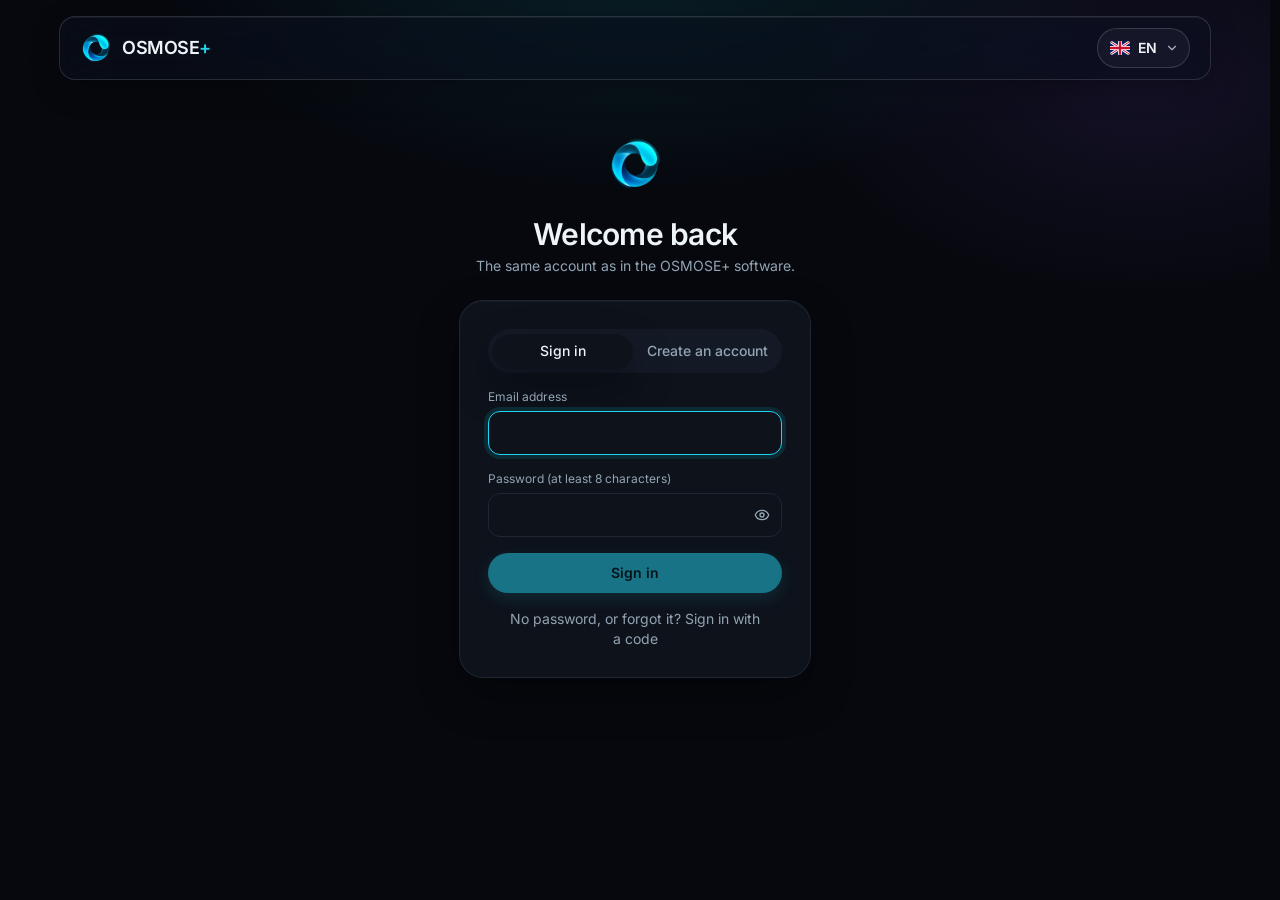
<file: index.html>
<!doctype html>
<html lang="en">
  <head>
    <meta charset="UTF-8" />
    <meta name="viewport" content="width=device-width, initial-scale=1, interactive-widget=resizes-content" />
    <!-- The pages are dark already: browsers and extensions that darken pages leave them as they are. -->
    <meta name="color-scheme" content="dark" />
    <meta name="darkreader-lock" />
    <link rel="icon" type="image/png" href="/favicon.png" />
    <link rel="apple-touch-icon" href="/apple-touch-icon.png" />
    <title>Osmose Music · Chords, rehearsals and tracks for your church musicians</title>
    <script type="module" crossorigin src="/assets/index-CWkje-xx.js"></script>
    <link rel="stylesheet" crossorigin href="/assets/index-DETDuTeU.css">
      <meta name="description" content="Osmose Music is for worship leaders, singers, musicians and the brass band: chords in every key, rehearsals, scores, recordings and separate tracks. Included in OSMOSE+." />
    <meta property="og:title" content="Osmose Music · Chords, rehearsals and tracks for your church musicians" />
    <meta property="og:description" content="Osmose Music is for worship leaders, singers, musicians and the brass band: chords in every key, rehearsals, scores, recordings and separate tracks. Included in OSMOSE+." />
    <meta property="og:url" content="https://music.osmosechurch.com/" />
    <meta property="og:image" content="https://music.osmosechurch.com/logo.png" />
    <link rel="alternate" hreflang="en" href="https://music.osmosechurch.com/?lang=en" />
    <link rel="alternate" hreflang="fr" href="https://music.osmosechurch.com/?lang=fr" />
    <link rel="alternate" hreflang="x-default" href="https://music.osmosechurch.com/" />
    <meta property="og:site_name" content="Osmose Music" />
    <meta name="application-name" content="Osmose Music" />
    <script type="application/ld+json">{"@context":"https://schema.org","@type":"WebSite","name":"Osmose Music","alternateName":["Music","OsmoseMusic","Osmose Music OSMOSE+"],"url":"https://music.osmosechurch.com/"}</script>
  </head>
  <body>
    <div id="root"></div>
  </body>
</html>
</file>
<file: assets/index-DETDuTeU.css>
@font-face{font-family:Inter;font-style:normal;font-display:swap;font-weight:400;src:url(/assets/inter-cyrillic-ext-400-normal-BQZuk6qB.woff2) format("woff2"),url(/assets/inter-cyrillic-ext-400-normal-DQukG94-.woff) format("woff");unicode-range:U+0460-052F,U+1C80-1C8A,U+20B4,U+2DE0-2DFF,U+A640-A69F,U+FE2E-FE2F}@font-face{font-family:Inter;font-style:normal;font-display:swap;font-weight:400;src:url(/assets/inter-cyrillic-400-normal-obahsSVq.woff2) format("woff2"),url(/assets/inter-cyrillic-400-normal-HOLc17fK.woff) format("woff");unicode-range:U+0301,U+0400-045F,U+0490-0491,U+04B0-04B1,U+2116}@font-face{font-family:Inter;font-style:normal;font-display:swap;font-weight:400;src:url(/assets/inter-greek-ext-400-normal-DGGRlc-M.woff2) format("woff2"),url(/assets/inter-greek-ext-400-normal-KugGGMne.woff) format("woff");unicode-range:U+1F00-1FFF}@font-face{font-family:Inter;font-style:normal;font-display:swap;font-weight:400;src:url(/assets/inter-greek-400-normal-B4URO6DV.woff2) format("woff2"),url(/assets/inter-greek-400-normal-q2sYcFCs.woff) format("woff");unicode-range:U+0370-0377,U+037A-037F,U+0384-038A,U+038C,U+038E-03A1,U+03A3-03FF}@font-face{font-family:Inter;font-style:normal;font-display:swap;font-weight:400;src:url(/assets/inter-vietnamese-400-normal-DMkecbls.woff2) format("woff2"),url(/assets/inter-vietnamese-400-normal-Bbgyi5SW.woff) format("woff");unicode-range:U+0102-0103,U+0110-0111,U+0128-0129,U+0168-0169,U+01A0-01A1,U+01AF-01B0,U+0300-0301,U+0303-0304,U+0308-0309,U+0323,U+0329,U+1EA0-1EF9,U+20AB}@font-face{font-family:Inter;font-style:normal;font-display:swap;font-weight:400;src:url(/assets/inter-latin-ext-400-normal-C1nco2VV.woff2) format("woff2"),url(/assets/inter-latin-ext-400-normal-77YHD8bZ.woff) format("woff");unicode-range:U+0100-02BA,U+02BD-02C5,U+02C7-02CC,U+02CE-02D7,U+02DD-02FF,U+0304,U+0308,U+0329,U+1D00-1DBF,U+1E00-1E9F,U+1EF2-1EFF,U+2020,U+20A0-20AB,U+20AD-20C0,U+2113,U+2C60-2C7F,U+A720-A7FF}@font-face{font-family:Inter;font-style:normal;font-display:swap;font-weight:400;src:url(/assets/inter-latin-400-normal-C38fXH4l.woff2) format("woff2"),url(/assets/inter-latin-400-normal-CyCys3Eg.woff) format("woff");unicode-range:U+0000-00FF,U+0131,U+0152-0153,U+02BB-02BC,U+02C6,U+02DA,U+02DC,U+0304,U+0308,U+0329,U+2000-206F,U+20AC,U+2122,U+2191,U+2193,U+2212,U+2215,U+FEFF,U+FFFD}@font-face{font-family:Inter;font-style:normal;font-display:swap;font-weight:500;src:url(/assets/inter-cyrillic-ext-500-normal-B0yAr1jD.woff2) format("woff2"),url(/assets/inter-cyrillic-ext-500-normal-BmqWE9Dz.woff) format("woff");unicode-range:U+0460-052F,U+1C80-1C8A,U+20B4,U+2DE0-2DFF,U+A640-A69F,U+FE2E-FE2F}@font-face{font-family:Inter;font-style:normal;font-display:swap;font-weight:500;src:url(/assets/inter-cyrillic-500-normal-BasfLYem.woff2) format("woff2"),url(/assets/inter-cyrillic-500-normal-CxZf_p3X.woff) format("woff");unicode-range:U+0301,U+0400-045F,U+0490-0491,U+04B0-04B1,U+2116}@font-face{font-family:Inter;font-style:normal;font-display:swap;font-weight:500;src:url(/assets/inter-greek-ext-500-normal-C4iEst2y.woff2) format("woff2"),url(/assets/inter-greek-ext-500-normal-2j5mBUwD.woff) format("woff");unicode-range:U+1F00-1FFF}@font-face{font-family:Inter;font-style:normal;font-display:swap;font-weight:500;src:url(/assets/inter-greek-500-normal-BIZE56-Y.woff2) format("woff2"),url(/assets/inter-greek-500-normal-Xzm54t5V.woff) format("woff");unicode-range:U+0370-0377,U+037A-037F,U+0384-038A,U+038C,U+038E-03A1,U+03A3-03FF}@font-face{font-family:Inter;font-style:normal;font-display:swap;font-weight:500;src:url(/assets/inter-vietnamese-500-normal-DOriooB6.woff2) format("woff2"),url(/assets/inter-vietnamese-500-normal-mJboJaSs.woff) format("woff");unicode-range:U+0102-0103,U+0110-0111,U+0128-0129,U+0168-0169,U+01A0-01A1,U+01AF-01B0,U+0300-0301,U+0303-0304,U+0308-0309,U+0323,U+0329,U+1EA0-1EF9,U+20AB}@font-face{font-family:Inter;font-style:normal;font-display:swap;font-weight:500;src:url(/assets/inter-latin-ext-500-normal-CV4jyFjo.woff2) format("woff2"),url(/assets/inter-latin-ext-500-normal-BxGbmqWO.woff) format("woff");unicode-range:U+0100-02BA,U+02BD-02C5,U+02C7-02CC,U+02CE-02D7,U+02DD-02FF,U+0304,U+0308,U+0329,U+1D00-1DBF,U+1E00-1E9F,U+1EF2-1EFF,U+2020,U+20A0-20AB,U+20AD-20C0,U+2113,U+2C60-2C7F,U+A720-A7FF}@font-face{font-family:Inter;font-style:normal;font-display:swap;font-weight:500;src:url(/assets/inter-latin-500-normal-Cerq10X2.woff2) format("woff2"),url(/assets/inter-latin-500-normal-BL9OpVg8.woff) format("woff");unicode-range:U+0000-00FF,U+0131,U+0152-0153,U+02BB-02BC,U+02C6,U+02DA,U+02DC,U+0304,U+0308,U+0329,U+2000-206F,U+20AC,U+2122,U+2191,U+2193,U+2212,U+2215,U+FEFF,U+FFFD}@font-face{font-family:Inter;font-style:normal;font-display:swap;font-weight:600;src:url(/assets/inter-cyrillic-ext-600-normal-Dfes3d0z.woff2) format("woff2"),url(/assets/inter-cyrillic-ext-600-normal-Bcila6Z-.woff) format("woff");unicode-range:U+0460-052F,U+1C80-1C8A,U+20B4,U+2DE0-2DFF,U+A640-A69F,U+FE2E-FE2F}@font-face{font-family:Inter;font-style:normal;font-display:swap;font-weight:600;src:url(/assets/inter-cyrillic-600-normal-CWCymEST.woff2) format("woff2"),url(/assets/inter-cyrillic-600-normal-4D_pXhcN.woff) format("woff");unicode-range:U+0301,U+0400-045F,U+0490-0491,U+04B0-04B1,U+2116}@font-face{font-family:Inter;font-style:normal;font-display:swap;font-weight:600;src:url(/assets/inter-greek-ext-600-normal-DRtmH8MT.woff2) format("woff2"),url(/assets/inter-greek-ext-600-normal-B8X0CLgF.woff) format("woff");unicode-range:U+1F00-1FFF}@font-face{font-family:Inter;font-style:normal;font-display:swap;font-weight:600;src:url(/assets/inter-greek-600-normal-plRanbMR.woff2) format("woff2"),url(/assets/inter-greek-600-normal-BZpKdvQh.woff) format("woff");unicode-range:U+0370-0377,U+037A-037F,U+0384-038A,U+038C,U+038E-03A1,U+03A3-03FF}@font-face{font-family:Inter;font-style:normal;font-display:swap;font-weight:600;src:url(/assets/inter-vietnamese-600-normal-Cc8MFFhd.woff2) format("woff2"),url(/assets/inter-vietnamese-600-normal-BuLX-rYi.woff) format("woff");unicode-range:U+0102-0103,U+0110-0111,U+0128-0129,U+0168-0169,U+01A0-01A1,U+01AF-01B0,U+0300-0301,U+0303-0304,U+0308-0309,U+0323,U+0329,U+1EA0-1EF9,U+20AB}@font-face{font-family:Inter;font-style:normal;font-display:swap;font-weight:600;src:url(/assets/inter-latin-ext-600-normal-D2bJ5OIk.woff2) format("woff2"),url(/assets/inter-latin-ext-600-normal-CIVaiw4L.woff) format("woff");unicode-range:U+0100-02BA,U+02BD-02C5,U+02C7-02CC,U+02CE-02D7,U+02DD-02FF,U+0304,U+0308,U+0329,U+1D00-1DBF,U+1E00-1E9F,U+1EF2-1EFF,U+2020,U+20A0-20AB,U+20AD-20C0,U+2113,U+2C60-2C7F,U+A720-A7FF}@font-face{font-family:Inter;font-style:normal;font-display:swap;font-weight:600;src:url(/assets/inter-latin-600-normal-LgqL8muc.woff2) format("woff2"),url(/assets/inter-latin-600-normal-CiBQ2DWP.woff) format("woff");unicode-range:U+0000-00FF,U+0131,U+0152-0153,U+02BB-02BC,U+02C6,U+02DA,U+02DC,U+0304,U+0308,U+0329,U+2000-206F,U+20AC,U+2122,U+2191,U+2193,U+2212,U+2215,U+FEFF,U+FFFD}*,:before,:after{--tw-border-spacing-x: 0;--tw-border-spacing-y: 0;--tw-translate-x: 0;--tw-translate-y: 0;--tw-rotate: 0;--tw-skew-x: 0;--tw-skew-y: 0;--tw-scale-x: 1;--tw-scale-y: 1;--tw-pan-x: ;--tw-pan-y: ;--tw-pinch-zoom: ;--tw-scroll-snap-strictness: proximity;--tw-gradient-from-position: ;--tw-gradient-via-position: ;--tw-gradient-to-position: ;--tw-ordinal: ;--tw-slashed-zero: ;--tw-numeric-figure: ;--tw-numeric-spacing: ;--tw-numeric-fraction: ;--tw-ring-inset: ;--tw-ring-offset-width: 0px;--tw-ring-offset-color: #fff;--tw-ring-color: rgb(59 130 246 / .5);--tw-ring-offset-shadow: 0 0 #0000;--tw-ring-shadow: 0 0 #0000;--tw-shadow: 0 0 #0000;--tw-shadow-colored: 0 0 #0000;--tw-blur: ;--tw-brightness: ;--tw-contrast: ;--tw-grayscale: ;--tw-hue-rotate: ;--tw-invert: ;--tw-saturate: ;--tw-sepia: ;--tw-drop-shadow: ;--tw-backdrop-blur: ;--tw-backdrop-brightness: ;--tw-backdrop-contrast: ;--tw-backdrop-grayscale: ;--tw-backdrop-hue-rotate: ;--tw-backdrop-invert: ;--tw-backdrop-opacity: ;--tw-backdrop-saturate: ;--tw-backdrop-sepia: ;--tw-contain-size: ;--tw-contain-layout: ;--tw-contain-paint: ;--tw-contain-style: }::backdrop{--tw-border-spacing-x: 0;--tw-border-spacing-y: 0;--tw-translate-x: 0;--tw-translate-y: 0;--tw-rotate: 0;--tw-skew-x: 0;--tw-skew-y: 0;--tw-scale-x: 1;--tw-scale-y: 1;--tw-pan-x: ;--tw-pan-y: ;--tw-pinch-zoom: ;--tw-scroll-snap-strictness: proximity;--tw-gradient-from-position: ;--tw-gradient-via-position: ;--tw-gradient-to-position: ;--tw-ordinal: ;--tw-slashed-zero: ;--tw-numeric-figure: ;--tw-numeric-spacing: ;--tw-numeric-fraction: ;--tw-ring-inset: ;--tw-ring-offset-width: 0px;--tw-ring-offset-color: #fff;--tw-ring-color: rgb(59 130 246 / .5);--tw-ring-offset-shadow: 0 0 #0000;--tw-ring-shadow: 0 0 #0000;--tw-shadow: 0 0 #0000;--tw-shadow-colored: 0 0 #0000;--tw-blur: ;--tw-brightness: ;--tw-contrast: ;--tw-grayscale: ;--tw-hue-rotate: ;--tw-invert: ;--tw-saturate: ;--tw-sepia: ;--tw-drop-shadow: ;--tw-backdrop-blur: ;--tw-backdrop-brightness: ;--tw-backdrop-contrast: ;--tw-backdrop-grayscale: ;--tw-backdrop-hue-rotate: ;--tw-backdrop-invert: ;--tw-backdrop-opacity: ;--tw-backdrop-saturate: ;--tw-backdrop-sepia: ;--tw-contain-size: ;--tw-contain-layout: ;--tw-contain-paint: ;--tw-contain-style: }*,:before,:after{box-sizing:border-box;border-width:0;border-style:solid;border-color:currentColor}:before,:after{--tw-content: ""}html,:host{line-height:1.5;-webkit-text-size-adjust:100%;-moz-tab-size:4;-o-tab-size:4;tab-size:4;font-family:Inter,system-ui,sans-serif;font-feature-settings:normal;font-variation-settings:normal;-webkit-tap-highlight-color:transparent}body{margin:0;line-height:inherit}hr{height:0;color:inherit;border-top-width:1px}abbr:where([title]){-webkit-text-decoration:underline dotted;text-decoration:underline dotted}h1,h2,h3,h4,h5,h6{font-size:inherit;font-weight:inherit}a{color:inherit;text-decoration:inherit}b,strong{font-weight:bolder}code,kbd,samp,pre{font-family:ui-monospace,SFMono-Regular,Menlo,Monaco,Consolas,Liberation Mono,Courier New,monospace;font-feature-settings:normal;font-variation-settings:normal;font-size:1em}small{font-size:80%}sub,sup{font-size:75%;line-height:0;position:relative;vertical-align:baseline}sub{bottom:-.25em}sup{top:-.5em}table{text-indent:0;border-color:inherit;border-collapse:collapse}button,input,optgroup,select,textarea{font-family:inherit;font-feature-settings:inherit;font-variation-settings:inherit;font-size:100%;font-weight:inherit;line-height:inherit;letter-spacing:inherit;color:inherit;margin:0;padding:0}button,select{text-transform:none}button,input:where([type=button]),input:where([type=reset]),input:where([type=submit]){-webkit-appearance:button;background-color:transparent;background-image:none}:-moz-focusring{outline:auto}:-moz-ui-invalid{box-shadow:none}progress{vertical-align:baseline}::-webkit-inner-spin-button,::-webkit-outer-spin-button{height:auto}[type=search]{-webkit-appearance:textfield;outline-offset:-2px}::-webkit-search-decoration{-webkit-appearance:none}::-webkit-file-upload-button{-webkit-appearance:button;font:inherit}summary{display:list-item}blockquote,dl,dd,h1,h2,h3,h4,h5,h6,hr,figure,p,pre{margin:0}fieldset{margin:0;padding:0}legend{padding:0}ol,ul,menu{list-style:none;margin:0;padding:0}dialog{padding:0}textarea{resize:vertical}input::-moz-placeholder,textarea::-moz-placeholder{opacity:1;color:#9ca3af}input::placeholder,textarea::placeholder{opacity:1;color:#9ca3af}button,[role=button]{cursor:pointer}:disabled{cursor:default}img,svg,video,canvas,audio,iframe,embed,object{display:block;vertical-align:middle}img,video{max-width:100%;height:auto}[hidden]:where(:not([hidden=until-found])){display:none}.sr-only{position:absolute;width:1px;height:1px;padding:0;margin:-1px;overflow:hidden;clip:rect(0,0,0,0);white-space:nowrap;border-width:0}.pointer-events-none{pointer-events:none}.pointer-events-auto{pointer-events:auto}.visible{visibility:visible}.invisible{visibility:hidden}.static{position:static}.fixed{position:fixed}.absolute{position:absolute}.relative{position:relative}.sticky{position:sticky}.-inset-10{top:-2.5rem;right:-2.5rem;bottom:-2.5rem;left:-2.5rem}.inset-0{top:0;right:0;bottom:0;left:0}.inset-x-0{left:0;right:0}.inset-x-3{left:.75rem;right:.75rem}.inset-y-0{top:0;bottom:0}.-bottom-0\.5{bottom:-.125rem}.-bottom-1{bottom:-.25rem}.-left-\[19px\]{left:-19px}.-left-\[25px\]{left:-25px}.-right-0\.5{right:-.125rem}.-right-1{right:-.25rem}.-right-16{right:-4rem}.-right-2{right:-.5rem}.-right-20{right:-5rem}.-right-28{right:-7rem}.-right-3{right:-.75rem}.-top-16{top:-4rem}.-top-2{top:-.5rem}.-top-20{top:-5rem}.-top-24{top:-6rem}.bottom-0{bottom:0}.bottom-1{bottom:.25rem}.bottom-1\.5{bottom:.375rem}.bottom-12{bottom:3rem}.bottom-2\.5{bottom:.625rem}.bottom-3{bottom:.75rem}.bottom-\[calc\(76px\+env\(safe-area-inset-bottom\)\)\]{bottom:calc(76px + env(safe-area-inset-bottom))}.bottom-\[max\(env\(safe-area-inset-bottom\)\,14px\)\]{bottom:max(env(safe-area-inset-bottom),14px)}.left-0{left:0}.left-1{left:.25rem}.left-1\.5{left:.375rem}.left-1\/2{left:50%}.left-2\.5{left:.625rem}.left-3{left:.75rem}.right-0{right:0}.right-1{right:.25rem}.right-2\.5{right:.625rem}.right-3{right:.75rem}.right-4{right:1rem}.right-5{right:1.25rem}.top-0{top:0}.top-1{top:.25rem}.top-1\.5{top:.375rem}.top-1\/2{top:50%}.top-12{top:3rem}.top-14{top:3.5rem}.top-16{top:4rem}.top-2\.5{top:.625rem}.top-24{top:6rem}.top-3{top:.75rem}.top-4{top:1rem}.top-6{top:1.5rem}.top-\[14px\]{top:14px}.z-10{z-index:10}.z-20{z-index:20}.z-30{z-index:30}.z-40{z-index:40}.z-50{z-index:50}.z-\[60\]{z-index:60}.z-\[65\]{z-index:65}.z-\[70\]{z-index:70}.z-\[80\]{z-index:80}.z-\[85\]{z-index:85}.z-\[90\]{z-index:90}.order-1{order:1}.order-2{order:2}.m-auto{margin:auto}.-mx-1{margin-left:-.25rem;margin-right:-.25rem}.-mx-2{margin-left:-.5rem;margin-right:-.5rem}.-mx-3{margin-left:-.75rem;margin-right:-.75rem}.mx-2\.5{margin-left:.625rem;margin-right:.625rem}.mx-auto{margin-left:auto;margin-right:auto}.my-1{margin-top:.25rem;margin-bottom:.25rem}.my-auto{margin-top:auto;margin-bottom:auto}.-mb-px{margin-bottom:-1px}.-ml-2{margin-left:-.5rem}.-mr-1{margin-right:-.25rem}.-mt-1{margin-top:-.25rem}.-mt-12{margin-top:-3rem}.mb-1{margin-bottom:.25rem}.mb-1\.5{margin-bottom:.375rem}.mb-2{margin-bottom:.5rem}.mb-3{margin-bottom:.75rem}.mb-4{margin-bottom:1rem}.mb-5{margin-bottom:1.25rem}.ml-0\.5{margin-left:.125rem}.ml-1{margin-left:.25rem}.ml-1\.5{margin-left:.375rem}.ml-2{margin-left:.5rem}.ml-auto{margin-left:auto}.mr-1{margin-right:.25rem}.mt-0\.5{margin-top:.125rem}.mt-1{margin-top:.25rem}.mt-1\.5{margin-top:.375rem}.mt-10{margin-top:2.5rem}.mt-12{margin-top:3rem}.mt-14{margin-top:3.5rem}.mt-2{margin-top:.5rem}.mt-2\.5{margin-top:.625rem}.mt-3{margin-top:.75rem}.mt-4{margin-top:1rem}.mt-5{margin-top:1.25rem}.mt-6{margin-top:1.5rem}.mt-7{margin-top:1.75rem}.mt-8{margin-top:2rem}.mt-\[14vh\]{margin-top:14vh}.mt-\[18px\]{margin-top:18px}.mt-auto{margin-top:auto}.line-clamp-2{overflow:hidden;display:-webkit-box;-webkit-box-orient:vertical;-webkit-line-clamp:2}.block{display:block}.inline-block{display:inline-block}.inline{display:inline}.flex{display:flex}.inline-flex{display:inline-flex}.table{display:table}.grid{display:grid}.contents{display:contents}.hidden{display:none}.aspect-\[3\/4\]{aspect-ratio:3/4}.aspect-\[4\/3\]{aspect-ratio:4/3}.aspect-square{aspect-ratio:1 / 1}.aspect-video{aspect-ratio:16 / 9}.h-1{height:.25rem}.h-1\.5{height:.375rem}.h-10{height:2.5rem}.h-11{height:2.75rem}.h-12{height:3rem}.h-14{height:3.5rem}.h-16{height:4rem}.h-2{height:.5rem}.h-2\.5{height:.625rem}.h-20{height:5rem}.h-24{height:6rem}.h-28{height:7rem}.h-3{height:.75rem}.h-3\.5{height:.875rem}.h-36{height:9rem}.h-4{height:1rem}.h-40{height:10rem}.h-48{height:12rem}.h-5{height:1.25rem}.h-56{height:14rem}.h-6{height:1.5rem}.h-64{height:16rem}.h-7{height:1.75rem}.h-72{height:18rem}.h-8{height:2rem}.h-9{height:2.25rem}.h-\[18px\]{height:18px}.h-\[22px\]{height:22px}.h-\[38px\]{height:38px}.h-\[400px\]{height:400px}.h-\[42px\]{height:42px}.h-\[52px\]{height:52px}.h-\[560px\]{height:560px}.h-\[70vh\]{height:70vh}.h-\[76px\]{height:76px}.h-\[calc\(100\%\+10px\)\]{height:calc(100% + 10px)}.h-auto{height:auto}.h-full{height:100%}.h-px{height:1px}.h-screen{height:100vh}.max-h-20{max-height:5rem}.max-h-40{max-height:10rem}.max-h-72{max-height:18rem}.max-h-\[60vh\]{max-height:60vh}.max-h-\[70vh\]{max-height:70vh}.max-h-\[80dvh\]{max-height:80dvh}.max-h-\[85dvh\]{max-height:85dvh}.max-h-\[90dvh\]{max-height:90dvh}.max-h-\[92dvh\]{max-height:92dvh}.max-h-\[92vh\]{max-height:92vh}.max-h-\[94dvh\]{max-height:94dvh}.min-h-0{min-height:0px}.min-h-5{min-height:1.25rem}.min-h-\[1\.3em\]{min-height:1.3em}.min-h-\[240px\]{min-height:240px}.min-h-\[40vh\]{min-height:40vh}.min-h-\[44px\]{min-height:44px}.min-h-\[65vh\]{min-height:65vh}.min-h-\[88px\]{min-height:88px}.min-h-screen{min-height:100vh}.w-0\.5{width:.125rem}.w-1\.5{width:.375rem}.w-1\/4{width:25%}.w-10{width:2.5rem}.w-11{width:2.75rem}.w-12{width:3rem}.w-14{width:3.5rem}.w-16{width:4rem}.w-2{width:.5rem}.w-2\.5{width:.625rem}.w-20{width:5rem}.w-24{width:6rem}.w-28{width:7rem}.w-3{width:.75rem}.w-3\.5{width:.875rem}.w-3\/4{width:75%}.w-32{width:8rem}.w-36{width:9rem}.w-4{width:1rem}.w-40{width:10rem}.w-44{width:11rem}.w-48{width:12rem}.w-5{width:1.25rem}.w-56{width:14rem}.w-6{width:1.5rem}.w-60{width:15rem}.w-64{width:16rem}.w-7{width:1.75rem}.w-72{width:18rem}.w-8{width:2rem}.w-80{width:20rem}.w-9{width:2.25rem}.w-\[18px\]{width:18px}.w-\[24\%\]{width:24%}.w-\[290px\]{width:290px}.w-\[300px\]{width:300px}.w-\[38px\]{width:38px}.w-\[42px\]{width:42px}.w-\[84px\]{width:84px}.w-\[min\(340px\,calc\(100vw-24px\)\)\]{width:min(340px,calc(100vw - 24px))}.w-auto{width:auto}.w-full{width:100%}.w-px{width:1px}.w-screen{width:100vw}.min-w-0{min-width:0px}.min-w-11{min-width:2.75rem}.min-w-16{min-width:4rem}.min-w-36{min-width:9rem}.min-w-40{min-width:10rem}.min-w-44{min-width:11rem}.min-w-48{min-width:12rem}.min-w-5{min-width:1.25rem}.min-w-56{min-width:14rem}.min-w-\[11rem\]{min-width:11rem}.min-w-\[12rem\]{min-width:12rem}.min-w-\[14rem\]{min-width:14rem}.min-w-\[22px\]{min-width:22px}.min-w-\[420px\]{min-width:420px}.min-w-\[720px\]{min-width:720px}.min-w-max{min-width:-moz-max-content;min-width:max-content}.max-w-28{max-width:7rem}.max-w-2xl{max-width:42rem}.max-w-36{max-width:9rem}.max-w-3xl{max-width:48rem}.max-w-40{max-width:10rem}.max-w-48{max-width:12rem}.max-w-4xl{max-width:56rem}.max-w-56{max-width:14rem}.max-w-5xl{max-width:64rem}.max-w-64{max-width:16rem}.max-w-6xl{max-width:72rem}.max-w-7xl{max-width:80rem}.max-w-\[260px\]{max-width:260px}.max-w-\[80vw\]{max-width:80vw}.max-w-\[85\%\]{max-width:85%}.max-w-\[90\%\]{max-width:90%}.max-w-\[calc\(100vw-16px\)\]{max-width:calc(100vw - 16px)}.max-w-\[calc\(100vw-2rem\)\]{max-width:calc(100vw - 2rem)}.max-w-full{max-width:100%}.max-w-lg{max-width:32rem}.max-w-md{max-width:28rem}.max-w-prose{max-width:65ch}.max-w-sm{max-width:24rem}.max-w-xl{max-width:36rem}.max-w-xs{max-width:20rem}.flex-1{flex:1 1 0%}.shrink-0{flex-shrink:0}.basis-0{flex-basis:0px}.-translate-x-1\/2{--tw-translate-x: -50%;transform:translate(var(--tw-translate-x),var(--tw-translate-y)) rotate(var(--tw-rotate)) skew(var(--tw-skew-x)) skewY(var(--tw-skew-y)) scaleX(var(--tw-scale-x)) scaleY(var(--tw-scale-y))}.-translate-y-1\/2{--tw-translate-y: -50%;transform:translate(var(--tw-translate-x),var(--tw-translate-y)) rotate(var(--tw-rotate)) skew(var(--tw-skew-x)) skewY(var(--tw-skew-y)) scaleX(var(--tw-scale-x)) scaleY(var(--tw-scale-y))}.-translate-y-\[calc\(100\%\+16px\)\]{--tw-translate-y: calc((100% + 16px)*-1) ;transform:translate(var(--tw-translate-x),var(--tw-translate-y)) rotate(var(--tw-rotate)) skew(var(--tw-skew-x)) skewY(var(--tw-skew-y)) scaleX(var(--tw-scale-x)) scaleY(var(--tw-scale-y))}.-translate-y-full{--tw-translate-y: -100%;transform:translate(var(--tw-translate-x),var(--tw-translate-y)) rotate(var(--tw-rotate)) skew(var(--tw-skew-x)) skewY(var(--tw-skew-y)) scaleX(var(--tw-scale-x)) scaleY(var(--tw-scale-y))}.translate-x-0\.5{--tw-translate-x: .125rem;transform:translate(var(--tw-translate-x),var(--tw-translate-y)) rotate(var(--tw-rotate)) skew(var(--tw-skew-x)) skewY(var(--tw-skew-y)) scaleX(var(--tw-scale-x)) scaleY(var(--tw-scale-y))}.translate-x-px{--tw-translate-x: 1px;transform:translate(var(--tw-translate-x),var(--tw-translate-y)) rotate(var(--tw-rotate)) skew(var(--tw-skew-x)) skewY(var(--tw-skew-y)) scaleX(var(--tw-scale-x)) scaleY(var(--tw-scale-y))}.translate-y-0{--tw-translate-y: 0px;transform:translate(var(--tw-translate-x),var(--tw-translate-y)) rotate(var(--tw-rotate)) skew(var(--tw-skew-x)) skewY(var(--tw-skew-y)) scaleX(var(--tw-scale-x)) scaleY(var(--tw-scale-y))}.-rotate-90{--tw-rotate: -90deg;transform:translate(var(--tw-translate-x),var(--tw-translate-y)) rotate(var(--tw-rotate)) skew(var(--tw-skew-x)) skewY(var(--tw-skew-y)) scaleX(var(--tw-scale-x)) scaleY(var(--tw-scale-y))}.rotate-180{--tw-rotate: 180deg;transform:translate(var(--tw-translate-x),var(--tw-translate-y)) rotate(var(--tw-rotate)) skew(var(--tw-skew-x)) skewY(var(--tw-skew-y)) scaleX(var(--tw-scale-x)) scaleY(var(--tw-scale-y))}.scale-110{--tw-scale-x: 1.1;--tw-scale-y: 1.1;transform:translate(var(--tw-translate-x),var(--tw-translate-y)) rotate(var(--tw-rotate)) skew(var(--tw-skew-x)) skewY(var(--tw-skew-y)) scaleX(var(--tw-scale-x)) scaleY(var(--tw-scale-y))}.scale-125{--tw-scale-x: 1.25;--tw-scale-y: 1.25;transform:translate(var(--tw-translate-x),var(--tw-translate-y)) rotate(var(--tw-rotate)) skew(var(--tw-skew-x)) skewY(var(--tw-skew-y)) scaleX(var(--tw-scale-x)) scaleY(var(--tw-scale-y))}.-scale-x-100{--tw-scale-x: -1;transform:translate(var(--tw-translate-x),var(--tw-translate-y)) rotate(var(--tw-rotate)) skew(var(--tw-skew-x)) skewY(var(--tw-skew-y)) scaleX(var(--tw-scale-x)) scaleY(var(--tw-scale-y))}@keyframes ping{75%,to{transform:scale(2);opacity:0}}.animate-ping{animation:ping 1s cubic-bezier(0,0,.2,1) infinite}@keyframes pulse{50%{opacity:.5}}.animate-pulse{animation:pulse 2s cubic-bezier(.4,0,.6,1) infinite}@keyframes spin{to{transform:rotate(360deg)}}.animate-spin{animation:spin 1s linear infinite}.cursor-default{cursor:default}.cursor-grab{cursor:grab}.cursor-pointer{cursor:pointer}.touch-none{touch-action:none}.select-none{-webkit-user-select:none;-moz-user-select:none;user-select:none}.resize-none{resize:none}.resize-y{resize:vertical}.resize{resize:both}.scroll-mt-24{scroll-margin-top:6rem}.scroll-mt-28{scroll-margin-top:7rem}.list-disc{list-style-type:disc}.list-none{list-style-type:none}.columns-2{-moz-columns:2;columns:2}.break-inside-avoid{-moz-column-break-inside:avoid;break-inside:avoid}.grid-cols-1{grid-template-columns:repeat(1,minmax(0,1fr))}.grid-cols-2{grid-template-columns:repeat(2,minmax(0,1fr))}.grid-cols-3{grid-template-columns:repeat(3,minmax(0,1fr))}.grid-cols-5{grid-template-columns:repeat(5,minmax(0,1fr))}.grid-cols-6{grid-template-columns:repeat(6,minmax(0,1fr))}.grid-cols-7{grid-template-columns:repeat(7,minmax(0,1fr))}.grid-cols-8{grid-template-columns:repeat(8,minmax(0,1fr))}.grid-cols-\[minmax\(0\,1fr\)\]{grid-template-columns:minmax(0,1fr)}.flex-row-reverse{flex-direction:row-reverse}.flex-col{flex-direction:column}.flex-wrap{flex-wrap:wrap}.place-items-center{place-items:center}.content-center{align-content:center}.items-start{align-items:flex-start}.items-end{align-items:flex-end}.items-center{align-items:center}.items-baseline{align-items:baseline}.justify-start{justify-content:flex-start}.justify-end{justify-content:flex-end}.justify-center{justify-content:center}.justify-between{justify-content:space-between}.gap-0\.5{gap:.125rem}.gap-1{gap:.25rem}.gap-1\.5{gap:.375rem}.gap-10{gap:2.5rem}.gap-12{gap:3rem}.gap-2{gap:.5rem}.gap-2\.5{gap:.625rem}.gap-3{gap:.75rem}.gap-4{gap:1rem}.gap-5{gap:1.25rem}.gap-6{gap:1.5rem}.gap-7{gap:1.75rem}.gap-x-2{-moz-column-gap:.5rem;column-gap:.5rem}.gap-x-3{-moz-column-gap:.75rem;column-gap:.75rem}.gap-x-4{-moz-column-gap:1rem;column-gap:1rem}.gap-y-0\.5{row-gap:.125rem}.gap-y-1{row-gap:.25rem}.gap-y-3{row-gap:.75rem}.-space-x-1\.5>:not([hidden])~:not([hidden]){--tw-space-x-reverse: 0;margin-right:calc(-.375rem * var(--tw-space-x-reverse));margin-left:calc(-.375rem * calc(1 - var(--tw-space-x-reverse)))}.-space-x-2>:not([hidden])~:not([hidden]){--tw-space-x-reverse: 0;margin-right:calc(-.5rem * var(--tw-space-x-reverse));margin-left:calc(-.5rem * calc(1 - var(--tw-space-x-reverse)))}.space-y-1\.5>:not([hidden])~:not([hidden]){--tw-space-y-reverse: 0;margin-top:calc(.375rem * calc(1 - var(--tw-space-y-reverse)));margin-bottom:calc(.375rem * var(--tw-space-y-reverse))}.divide-y>:not([hidden])~:not([hidden]){--tw-divide-y-reverse: 0;border-top-width:calc(1px * calc(1 - var(--tw-divide-y-reverse)));border-bottom-width:calc(1px * var(--tw-divide-y-reverse))}.divide-border>:not([hidden])~:not([hidden]){border-color:var(--border)}.self-start{align-self:flex-start}.self-end{align-self:flex-end}.overflow-hidden{overflow:hidden}.overflow-x-auto{overflow-x:auto}.overflow-y-auto{overflow-y:auto}.overflow-x-clip{overflow-x:clip}.overscroll-contain{overscroll-behavior:contain}.truncate{overflow:hidden;text-overflow:ellipsis;white-space:nowrap}.whitespace-nowrap{white-space:nowrap}.whitespace-pre{white-space:pre}.whitespace-pre-line{white-space:pre-line}.whitespace-pre-wrap{white-space:pre-wrap}.text-balance{text-wrap:balance}.break-words{overflow-wrap:break-word}.break-all{word-break:break-all}.rounded{border-radius:.25rem}.rounded-2xl{border-radius:1rem}.rounded-3xl{border-radius:1.5rem}.rounded-\[2\.4rem\]{border-radius:2.4rem}.rounded-\[2\.85rem\]{border-radius:2.85rem}.rounded-\[2px\]{border-radius:2px}.rounded-\[3px\]{border-radius:3px}.rounded-\[3rem\]{border-radius:3rem}.rounded-\[inherit\]{border-radius:inherit}.rounded-full{border-radius:9999px}.rounded-lg{border-radius:.5rem}.rounded-md{border-radius:.375rem}.rounded-xl{border-radius:.75rem}.rounded-t-3xl{border-top-left-radius:1.5rem;border-top-right-radius:1.5rem}.border{border-width:1px}.border-2{border-width:2px}.border-b{border-bottom-width:1px}.border-b-2{border-bottom-width:2px}.border-t{border-top-width:1px}.border-dashed{border-style:dashed}.border-\[\#0d121b\]{--tw-border-opacity: 1;border-color:rgb(13 18 27 / var(--tw-border-opacity, 1))}.border-\[\#22c55e55\]{border-color:#22c55e55}.border-\[\#22c55e\]{--tw-border-opacity: 1;border-color:rgb(34 197 94 / var(--tw-border-opacity, 1))}.border-\[\#eef3f829\]{border-color:#eef3f829}.border-\[\#ef444466\]{border-color:#ef444466}.border-\[\#f472b640\]{border-color:#f472b640}.border-\[\#f472b659\]{border-color:#f472b659}.border-\[\#fbbf2440\]{border-color:#fbbf2440}.border-\[\#fbbf2455\]{border-color:#fbbf2455}.border-\[\#fbbf2466\]{border-color:#fbbf2466}.border-\[\#fbbf24\]{--tw-border-opacity: 1;border-color:rgb(251 191 36 / var(--tw-border-opacity, 1))}.border-\[\#ffffff0d\]{border-color:#ffffff0d}.border-\[\#ffffff14\]{border-color:#ffffff14}.border-\[\#ffffff1a\]{border-color:#ffffff1a}.border-\[\#ffffff1f\]{border-color:#ffffff1f}.border-\[\#ffffff21\]{border-color:#ffffff21}.border-\[\#ffffff26\]{border-color:#ffffff26}.border-\[\#ffffff33\]{border-color:#fff3}.border-\[\#ffffff40\]{border-color:#ffffff40}.border-\[\#ffffffcc\]{border-color:#fffc}.border-\[rgb\(var\(--accent-rgb\)\/0\.25\)\]{border-color:rgb(var(--accent-rgb)/.25)}.border-\[rgb\(var\(--accent-rgb\)\/0\.27\)\]{border-color:rgb(var(--accent-rgb)/.27)}.border-\[rgb\(var\(--accent-rgb\)\/0\.3\)\]{border-color:rgb(var(--accent-rgb)/.3)}.border-\[rgb\(var\(--accent-rgb\)\/0\.35\)\]{border-color:rgb(var(--accent-rgb)/.35)}.border-\[rgb\(var\(--accent-rgb\)\/0\.4\)\]{border-color:rgb(var(--accent-rgb)/.4)}.border-accent{border-color:var(--accent)}.border-border{border-color:var(--border)}.border-danger{border-color:var(--danger)}.border-transparent{border-color:transparent}.border-warn{border-color:var(--warn)}.border-t-transparent{border-top-color:transparent}.bg-\[\#00000026\]{background-color:#00000026}.bg-\[\#00000033\]{background-color:#0003}.bg-\[\#00000040\]{background-color:#00000040}.bg-\[\#00000080\]{background-color:#00000080}.bg-\[\#00000099\]{background-color:#0009}.bg-\[\#000000a6\]{background-color:#000000a6}.bg-\[\#000000b3\]{background-color:#000000b3}.bg-\[\#000\]{--tw-bg-opacity: 1;background-color:rgb(0 0 0 / var(--tw-bg-opacity, 1))}.bg-\[\#04210f\]{--tw-bg-opacity: 1;background-color:rgb(4 33 15 / var(--tw-bg-opacity, 1))}.bg-\[\#05070c\]{--tw-bg-opacity: 1;background-color:rgb(5 7 12 / var(--tw-bg-opacity, 1))}.bg-\[\#070a12\]{--tw-bg-opacity: 1;background-color:rgb(7 10 18 / var(--tw-bg-opacity, 1))}.bg-\[\#0a0e16f2\]{background-color:#0a0e16f2}.bg-\[\#0b0f17\]{--tw-bg-opacity: 1;background-color:rgb(11 15 23 / var(--tw-bg-opacity, 1))}.bg-\[\#0b111a\]{--tw-bg-opacity: 1;background-color:rgb(11 17 26 / var(--tw-bg-opacity, 1))}.bg-\[\#0c101c94\]{background-color:#0c101c94}.bg-\[\#0c101c99\]{background-color:#0c101c99}.bg-\[\#0c101c\]{--tw-bg-opacity: 1;background-color:rgb(12 16 28 / var(--tw-bg-opacity, 1))}.bg-\[\#0c101ccc\]{background-color:#0c101ccc}.bg-\[\#0c101ce6\]{background-color:#0c101ce6}.bg-\[\#0d121b99\]{background-color:#0d121b99}.bg-\[\#0d121bb3\]{background-color:#0d121bb3}.bg-\[\#0d121bcc\]{background-color:#0d121bcc}.bg-\[\#0d121be6\]{background-color:#0d121be6}.bg-\[\#0d121bf2\]{background-color:#0d121bf2}.bg-\[\#111824e6\]{background-color:#111824e6}.bg-\[\#111827\]{--tw-bg-opacity: 1;background-color:rgb(17 24 39 / var(--tw-bg-opacity, 1))}.bg-\[\#1f2937\]{--tw-bg-opacity: 1;background-color:rgb(31 41 55 / var(--tw-bg-opacity, 1))}.bg-\[\#22c55e0d\]{background-color:#22c55e0d}.bg-\[\#22c55e22\]{background-color:#22c55e22}.bg-\[\#22c55e26\]{background-color:#22c55e26}.bg-\[\#22c55e\]{--tw-bg-opacity: 1;background-color:rgb(34 197 94 / var(--tw-bg-opacity, 1))}.bg-\[\#38bdf81f\]{background-color:#38bdf81f}.bg-\[\#38bdf822\]{background-color:#38bdf822}.bg-\[\#3a1229\]{--tw-bg-opacity: 1;background-color:rgb(58 18 41 / var(--tw-bg-opacity, 1))}.bg-\[\#a78bfa1f\]{background-color:#a78bfa1f}.bg-\[\#a78bfa26\]{background-color:#a78bfa26}.bg-\[\#ec489926\]{background-color:#ec489926}.bg-\[\#ec4899\]{--tw-bg-opacity: 1;background-color:rgb(236 72 153 / var(--tw-bg-opacity, 1))}.bg-\[\#eef3f8\]{--tw-bg-opacity: 1;background-color:rgb(238 243 248 / var(--tw-bg-opacity, 1))}.bg-\[\#ef44441f\]{background-color:#ef44441f}.bg-\[\#ef44442e\]{background-color:#ef44442e}.bg-\[\#ef444440\]{background-color:#ef444440}.bg-\[\#ef4444\]{--tw-bg-opacity: 1;background-color:rgb(239 68 68 / var(--tw-bg-opacity, 1))}.bg-\[\#f472b612\]{background-color:#f472b612}.bg-\[\#f472b61f\]{background-color:#f472b61f}.bg-\[\#f472b62e\]{background-color:#f472b62e}.bg-\[\#f472b640\]{background-color:#f472b640}.bg-\[\#f472b6\]{--tw-bg-opacity: 1;background-color:rgb(244 114 182 / var(--tw-bg-opacity, 1))}.bg-\[\#f59e0b1f\]{background-color:#f59e0b1f}.bg-\[\#f59e0b\]{--tw-bg-opacity: 1;background-color:rgb(245 158 11 / var(--tw-bg-opacity, 1))}.bg-\[\#fbbf2412\]{background-color:#fbbf2412}.bg-\[\#fbbf241f\]{background-color:#fbbf241f}.bg-\[\#fbbf2422\]{background-color:#fbbf2422}.bg-\[\#fbbf24\]{--tw-bg-opacity: 1;background-color:rgb(251 191 36 / var(--tw-bg-opacity, 1))}.bg-\[\#fff\]{--tw-bg-opacity: 1;background-color:rgb(255 255 255 / var(--tw-bg-opacity, 1))}.bg-\[\#ffffff08\]{background-color:#ffffff08}.bg-\[\#ffffff0a\]{background-color:#ffffff0a}.bg-\[\#ffffff0d\]{background-color:#ffffff0d}.bg-\[\#ffffff10\]{background-color:#ffffff10}.bg-\[\#ffffff14\]{background-color:#ffffff14}.bg-\[\#ffffff1a\]{background-color:#ffffff1a}.bg-\[\#ffffff1f\]{background-color:#ffffff1f}.bg-\[\#ffffff26\]{background-color:#ffffff26}.bg-\[\#ffffff33\]{background-color:#fff3}.bg-\[\#ffffff40\]{background-color:#ffffff40}.bg-\[\#ffffff59\]{background-color:#ffffff59}.bg-\[rgb\(var\(--accent-rgb\)\/0\.08\)\]{background-color:rgb(var(--accent-rgb)/.08)}.bg-\[rgb\(var\(--accent-rgb\)\/0\.12\)\]{background-color:rgb(var(--accent-rgb)/.12)}.bg-\[rgb\(var\(--accent-rgb\)\/0\.15\)\]{background-color:rgb(var(--accent-rgb)/.15)}.bg-\[rgb\(var\(--accent-rgb\)\/0\.2\)\]{background-color:rgb(var(--accent-rgb)/.2)}.bg-\[rgb\(var\(--accent-rgb\)\/0\.25\)\]{background-color:rgb(var(--accent-rgb)/.25)}.bg-\[rgb\(var\(--accent-rgb\)\/0\.33\)\]{background-color:rgb(var(--accent-rgb)/.33)}.bg-\[var\(--accent-tile\)\]{background-color:var(--accent-tile)}.bg-accent{background-color:var(--accent)}.bg-accent-bg{background-color:var(--accent-bg)}.bg-black{--tw-bg-opacity: 1;background-color:rgb(0 0 0 / var(--tw-bg-opacity, 1))}.bg-border{background-color:var(--border)}.bg-danger{background-color:var(--danger)}.bg-danger-bg{background-color:var(--danger-bg)}.bg-hover{background-color:var(--hover)}.bg-panel{background-color:var(--panel)}.bg-panel-2{background-color:var(--panel-2)}.bg-text{background-color:var(--text)}.bg-transparent{background-color:transparent}.bg-white{--tw-bg-opacity: 1;background-color:rgb(255 255 255 / var(--tw-bg-opacity, 1))}.bg-\[linear-gradient\(135deg\,\#3a1229\,\#0d121b_70\%\)\]{background-image:linear-gradient(135deg,#3a1229,#0d121b 70%)}.bg-\[linear-gradient\(135deg\,\#f472b6\,\#a78bfa\)\]{background-image:linear-gradient(135deg,#f472b6,#a78bfa)}.bg-\[linear-gradient\(160deg\,\#1a0d18\,\#0d121b_60\%\)\]{background-image:linear-gradient(160deg,#1a0d18,#0d121b 60%)}.bg-\[radial-gradient\(circle\,rgb\(var\(--accent-rgb\)\/0\.35\)\,rgba\(109\,40\,217\,0\.25\)_45\%\,transparent_70\%\)\]{background-image:radial-gradient(circle,rgb(var(--accent-rgb)/.35),rgba(109,40,217,.25) 45%,transparent 70%)}.bg-\[radial-gradient\(ellipse_at_15\%_0\%\,rgb\(var\(--accent-rgb\)\/0\.35\)\,transparent_55\%\)\,radial-gradient\(ellipse_at_90\%_100\%\,rgb\(var\(--accent-rgb\)\/0\.22\)\,transparent_55\%\)\]{background-image:radial-gradient(ellipse at 15% 0%,rgb(var(--accent-rgb)/.35),transparent 55%),radial-gradient(ellipse at 90% 100%,rgb(var(--accent-rgb)/.22),transparent 55%)}.bg-\[radial-gradient\(ellipse_at_50\%_30\%\,rgb\(var\(--accent-rgb\)\/0\.35\)\,transparent_65\%\)\]{background-image:radial-gradient(ellipse at 50% 30%,rgb(var(--accent-rgb)/.35),transparent 65%)}.bg-\[radial-gradient\(ellipse_at_50\%_35\%\,rgb\(var\(--accent-rgb\)\/0\.35\)\,transparent_65\%\)\]{background-image:radial-gradient(ellipse at 50% 35%,rgb(var(--accent-rgb)/.35),transparent 65%)}.bg-gradient-to-b{background-image:linear-gradient(to bottom,var(--tw-gradient-stops))}.bg-gradient-to-br{background-image:linear-gradient(to bottom right,var(--tw-gradient-stops))}.bg-gradient-to-r{background-image:linear-gradient(to right,var(--tw-gradient-stops))}.bg-gradient-to-t{background-image:linear-gradient(to top,var(--tw-gradient-stops))}.from-\[\#0000008c\]{--tw-gradient-from: #0000008c var(--tw-gradient-from-position);--tw-gradient-to: rgb(0 0 0 / 0) var(--tw-gradient-to-position);--tw-gradient-stops: var(--tw-gradient-from), var(--tw-gradient-to)}.from-\[\#000000a6\]{--tw-gradient-from: #000000a6 var(--tw-gradient-from-position);--tw-gradient-to: rgb(0 0 0 / 0) var(--tw-gradient-to-position);--tw-gradient-stops: var(--tw-gradient-from), var(--tw-gradient-to)}.from-\[\#000000b3\]{--tw-gradient-from: #000000b3 var(--tw-gradient-from-position);--tw-gradient-to: rgb(0 0 0 / 0) var(--tw-gradient-to-position);--tw-gradient-stops: var(--tw-gradient-from), var(--tw-gradient-to)}.from-\[\#0c101c\]{--tw-gradient-from: #0c101c var(--tw-gradient-from-position);--tw-gradient-to: rgb(12 16 28 / 0) var(--tw-gradient-to-position);--tw-gradient-stops: var(--tw-gradient-from), var(--tw-gradient-to)}.from-\[\#3b4656\]{--tw-gradient-from: #3b4656 var(--tw-gradient-from-position);--tw-gradient-to: rgb(59 70 86 / 0) var(--tw-gradient-to-position);--tw-gradient-stops: var(--tw-gradient-from), var(--tw-gradient-to)}.from-\[rgb\(var\(--accent-rgb\)\/0\.12\)\]{--tw-gradient-from: rgb(var(--accent-rgb)/.12) var(--tw-gradient-from-position);--tw-gradient-to: rgb(var(--accent-rgb) / 0) var(--tw-gradient-to-position);--tw-gradient-stops: var(--tw-gradient-from), var(--tw-gradient-to)}.from-\[var\(--accent\)\]{--tw-gradient-from: var(--accent) var(--tw-gradient-from-position);--tw-gradient-to: rgb(255 255 255 / 0) var(--tw-gradient-to-position);--tw-gradient-stops: var(--tw-gradient-from), var(--tw-gradient-to)}.from-\[var\(--accent-bg\)\]{--tw-gradient-from: var(--accent-bg) var(--tw-gradient-from-position);--tw-gradient-to: rgb(255 255 255 / 0) var(--tw-gradient-to-position);--tw-gradient-stops: var(--tw-gradient-from), var(--tw-gradient-to)}.from-\[var\(--accent-tile\)\]{--tw-gradient-from: var(--accent-tile) var(--tw-gradient-from-position);--tw-gradient-to: rgb(255 255 255 / 0) var(--tw-gradient-to-position);--tw-gradient-stops: var(--tw-gradient-from), var(--tw-gradient-to)}.via-\[\#070b12\]{--tw-gradient-to: rgb(7 11 18 / 0) var(--tw-gradient-to-position);--tw-gradient-stops: var(--tw-gradient-from), #070b12 var(--tw-gradient-via-position), var(--tw-gradient-to)}.via-\[\#1b2230\]{--tw-gradient-to: rgb(27 34 48 / 0) var(--tw-gradient-to-position);--tw-gradient-stops: var(--tw-gradient-from), #1b2230 var(--tw-gradient-via-position), var(--tw-gradient-to)}.via-\[\#1e1b4b\]{--tw-gradient-to: rgb(30 27 75 / 0) var(--tw-gradient-to-position);--tw-gradient-stops: var(--tw-gradient-from), #1e1b4b var(--tw-gradient-via-position), var(--tw-gradient-to)}.to-\[\#120a24\]{--tw-gradient-to: #120a24 var(--tw-gradient-to-position)}.to-\[\#2a3342\]{--tw-gradient-to: #2a3342 var(--tw-gradient-to-position)}.to-\[\#3b2d8f\]{--tw-gradient-to: #3b2d8f var(--tw-gradient-to-position)}.to-\[\#6d28d91f\]{--tw-gradient-to: #6d28d91f var(--tw-gradient-to-position)}.to-\[\#6d28d9\]{--tw-gradient-to: #6d28d9 var(--tw-gradient-to-position)}.to-\[var\(--accent-2\)\]{--tw-gradient-to: var(--accent-2) var(--tw-gradient-to-position)}.to-transparent{--tw-gradient-to: transparent var(--tw-gradient-to-position)}.object-contain{-o-object-fit:contain;object-fit:contain}.object-cover{-o-object-fit:cover;object-fit:cover}.\!p-0{padding:0!important}.\!p-3{padding:.75rem!important}.p-0{padding:0}.p-0\.5{padding:.125rem}.p-1{padding:.25rem}.p-1\.5{padding:.375rem}.p-2{padding:.5rem}.p-2\.5{padding:.625rem}.p-3{padding:.75rem}.p-3\.5{padding:.875rem}.p-4{padding:1rem}.p-5{padding:1.25rem}.p-6{padding:1.5rem}.p-8{padding:2rem}.p-\[3px\]{padding:3px}.px-0{padding-left:0;padding-right:0}.px-1{padding-left:.25rem;padding-right:.25rem}.px-1\.5{padding-left:.375rem;padding-right:.375rem}.px-2{padding-left:.5rem;padding-right:.5rem}.px-2\.5{padding-left:.625rem;padding-right:.625rem}.px-3{padding-left:.75rem;padding-right:.75rem}.px-3\.5{padding-left:.875rem;padding-right:.875rem}.px-4{padding-left:1rem;padding-right:1rem}.px-5{padding-left:1.25rem;padding-right:1.25rem}.px-6{padding-left:1.5rem;padding-right:1.5rem}.px-\[18px\]{padding-left:18px;padding-right:18px}.py-0\.5{padding-top:.125rem;padding-bottom:.125rem}.py-1{padding-top:.25rem;padding-bottom:.25rem}.py-1\.5{padding-top:.375rem;padding-bottom:.375rem}.py-10{padding-top:2.5rem;padding-bottom:2.5rem}.py-14{padding-top:3.5rem;padding-bottom:3.5rem}.py-16{padding-top:4rem;padding-bottom:4rem}.py-2{padding-top:.5rem;padding-bottom:.5rem}.py-2\.5{padding-top:.625rem;padding-bottom:.625rem}.py-20{padding-top:5rem;padding-bottom:5rem}.py-3{padding-top:.75rem;padding-bottom:.75rem}.py-4{padding-top:1rem;padding-bottom:1rem}.py-5{padding-top:1.25rem;padding-bottom:1.25rem}.py-6{padding-top:1.5rem;padding-bottom:1.5rem}.py-8{padding-top:2rem;padding-bottom:2rem}.py-\[11px\]{padding-top:11px;padding-bottom:11px}.pb-1{padding-bottom:.25rem}.pb-1\.5{padding-bottom:.375rem}.pb-10{padding-bottom:2.5rem}.pb-14{padding-bottom:3.5rem}.pb-16{padding-bottom:4rem}.pb-2{padding-bottom:.5rem}.pb-2\.5{padding-bottom:.625rem}.pb-20{padding-bottom:5rem}.pb-24{padding-bottom:6rem}.pb-28{padding-bottom:7rem}.pb-3{padding-bottom:.75rem}.pb-4{padding-bottom:1rem}.pb-5{padding-bottom:1.25rem}.pb-6{padding-bottom:1.5rem}.pb-8{padding-bottom:2rem}.pb-\[max\(env\(safe-area-inset-bottom\)\,12px\)\]{padding-bottom:max(env(safe-area-inset-bottom),12px)}.pb-\[max\(env\(safe-area-inset-bottom\)\,14px\)\]{padding-bottom:max(env(safe-area-inset-bottom),14px)}.pb-\[max\(env\(safe-area-inset-bottom\)\,16px\)\]{padding-bottom:max(env(safe-area-inset-bottom),16px)}.pb-\[max\(env\(safe-area-inset-bottom\)\,20px\)\]{padding-bottom:max(env(safe-area-inset-bottom),20px)}.pb-\[max\(env\(safe-area-inset-bottom\)\,24px\)\]{padding-bottom:max(env(safe-area-inset-bottom),24px)}.pb-\[max\(env\(safe-area-inset-bottom\)\,28px\)\]{padding-bottom:max(env(safe-area-inset-bottom),28px)}.pb-\[max\(env\(safe-area-inset-bottom\)\,8px\)\]{padding-bottom:max(env(safe-area-inset-bottom),8px)}.pl-0\.5{padding-left:.125rem}.pl-1{padding-left:.25rem}.pl-1\.5{padding-left:.375rem}.pl-2\.5{padding-left:.625rem}.pl-3{padding-left:.75rem}.pl-3\.5{padding-left:.875rem}.pl-4{padding-left:1rem}.pl-5{padding-left:1.25rem}.pl-7{padding-left:1.75rem}.pr-1{padding-right:.25rem}.pr-1\.5{padding-right:.375rem}.pr-10{padding-right:2.5rem}.pr-11{padding-right:2.75rem}.pr-2{padding-right:.5rem}.pr-2\.5{padding-right:.625rem}.pr-3{padding-right:.75rem}.pr-4{padding-right:1rem}.pt-1{padding-top:.25rem}.pt-10{padding-top:2.5rem}.pt-14{padding-top:3.5rem}.pt-16{padding-top:4rem}.pt-2{padding-top:.5rem}.pt-2\.5{padding-top:.625rem}.pt-3{padding-top:.75rem}.pt-4{padding-top:1rem}.pt-6{padding-top:1.5rem}.pt-\[max\(env\(safe-area-inset-top\)\,12px\)\]{padding-top:max(env(safe-area-inset-top),12px)}.pt-\[max\(env\(safe-area-inset-top\)\,24px\)\]{padding-top:max(env(safe-area-inset-top),24px)}.text-left{text-align:left}.text-center{text-align:center}.text-right{text-align:right}.text-2xl{font-size:1.5rem;line-height:2rem}.text-3xl{font-size:1.875rem;line-height:2.25rem}.text-4xl{font-size:2.25rem;line-height:2.5rem}.text-\[0\.85em\]{font-size:.85em}.text-\[10\.5px\]{font-size:10.5px}.text-\[10px\]{font-size:10px}.text-\[11px\]{font-size:11px}.text-\[13px\]{font-size:13px}.text-\[15px\]{font-size:15px}.text-\[22px\]{font-size:22px}.text-\[9px\]{font-size:9px}.text-base{font-size:1rem;line-height:1.5rem}.text-lg{font-size:1.125rem;line-height:1.75rem}.text-sm{font-size:.875rem;line-height:1.25rem}.text-xl{font-size:1.25rem;line-height:1.75rem}.text-xs{font-size:.75rem;line-height:1rem}.font-bold{font-weight:700}.font-medium{font-weight:500}.font-normal{font-weight:400}.font-semibold{font-weight:600}.uppercase{text-transform:uppercase}.lowercase{text-transform:lowercase}.capitalize{text-transform:capitalize}.tabular-nums{--tw-numeric-spacing: tabular-nums;font-variant-numeric:var(--tw-ordinal) var(--tw-slashed-zero) var(--tw-numeric-figure) var(--tw-numeric-spacing) var(--tw-numeric-fraction)}.leading-5{line-height:1.25rem}.leading-none{line-height:1}.leading-relaxed{line-height:1.625}.leading-snug{line-height:1.375}.leading-tight{line-height:1.25}.tracking-\[0\.12em\]{letter-spacing:.12em}.tracking-\[0\.14em\]{letter-spacing:.14em}.tracking-tight{letter-spacing:-.025em}.tracking-wide{letter-spacing:.025em}.text-\[\#04210f\]{--tw-text-opacity: 1;color:rgb(4 33 15 / var(--tw-text-opacity, 1))}.text-\[\#06080e\]{--tw-text-opacity: 1;color:rgb(6 8 14 / var(--tw-text-opacity, 1))}.text-\[\#06242c\]{--tw-text-opacity: 1;color:rgb(6 36 44 / var(--tw-text-opacity, 1))}.text-\[\#0a0d14\]{--tw-text-opacity: 1;color:rgb(10 13 20 / var(--tw-text-opacity, 1))}.text-\[\#1a1203\]{--tw-text-opacity: 1;color:rgb(26 18 3 / var(--tw-text-opacity, 1))}.text-\[\#22040f\]{--tw-text-opacity: 1;color:rgb(34 4 15 / var(--tw-text-opacity, 1))}.text-\[\#22c55e\]{--tw-text-opacity: 1;color:rgb(34 197 94 / var(--tw-text-opacity, 1))}.text-\[\#38bdf8\]{--tw-text-opacity: 1;color:rgb(56 189 248 / var(--tw-text-opacity, 1))}.text-\[\#4ade80\]{--tw-text-opacity: 1;color:rgb(74 222 128 / var(--tw-text-opacity, 1))}.text-\[\#93a4b3\]{--tw-text-opacity: 1;color:rgb(147 164 179 / var(--tw-text-opacity, 1))}.text-\[\#a78bfa\]{--tw-text-opacity: 1;color:rgb(167 139 250 / var(--tw-text-opacity, 1))}.text-\[\#c7d6e2\]{--tw-text-opacity: 1;color:rgb(199 214 226 / var(--tw-text-opacity, 1))}.text-\[\#d97706\]{--tw-text-opacity: 1;color:rgb(217 119 6 / var(--tw-text-opacity, 1))}.text-\[\#e9cfdc\]{--tw-text-opacity: 1;color:rgb(233 207 220 / var(--tw-text-opacity, 1))}.text-\[\#eef3f8\]{--tw-text-opacity: 1;color:rgb(238 243 248 / var(--tw-text-opacity, 1))}.text-\[\#ef4444\]{--tw-text-opacity: 1;color:rgb(239 68 68 / var(--tw-text-opacity, 1))}.text-\[\#f472b6\]{--tw-text-opacity: 1;color:rgb(244 114 182 / var(--tw-text-opacity, 1))}.text-\[\#f59e0b\]{--tw-text-opacity: 1;color:rgb(245 158 11 / var(--tw-text-opacity, 1))}.text-\[\#f87171\]{--tw-text-opacity: 1;color:rgb(248 113 113 / var(--tw-text-opacity, 1))}.text-\[\#fbbf24\]{--tw-text-opacity: 1;color:rgb(251 191 36 / var(--tw-text-opacity, 1))}.text-\[\#fca5a5\]{--tw-text-opacity: 1;color:rgb(252 165 165 / var(--tw-text-opacity, 1))}.text-\[\#fff\]{--tw-text-opacity: 1;color:rgb(255 255 255 / var(--tw-text-opacity, 1))}.text-\[\#ffffff80\]{color:#ffffff80}.text-\[\#ffffff99\]{color:#fff9}.text-\[\#ffffffb3\]{color:#ffffffb3}.text-\[\#ffffffcc\]{color:#fffc}.text-accent{color:var(--accent)}.text-accent-strong{color:var(--accent-strong)}.text-danger{color:var(--danger)}.text-muted{color:var(--muted)}.text-on-accent{color:var(--on-accent)}.text-text{color:var(--text)}.text-warn{color:var(--warn)}.text-white{--tw-text-opacity: 1;color:rgb(255 255 255 / var(--tw-text-opacity, 1))}.underline{text-decoration-line:underline}.no-underline{text-decoration-line:none}.decoration-\[\#ffffff99\]{text-decoration-color:#fff9}.decoration-\[rgb\(var\(--accent-rgb\)\/0\.5\)\]{text-decoration-color:rgb(var(--accent-rgb)/.5)}.underline-offset-2{text-underline-offset:2px}.accent-\[rgb\(var\(--accent-rgb\)\)\]{accent-color:rgb(var(--accent-rgb))}.accent-\[var\(--accent\)\]{accent-color:var(--accent)}.opacity-0{opacity:0}.opacity-20{opacity:.2}.opacity-25{opacity:.25}.opacity-30{opacity:.3}.opacity-40{opacity:.4}.opacity-45{opacity:.45}.opacity-50{opacity:.5}.opacity-60{opacity:.6}.opacity-70{opacity:.7}.shadow{--tw-shadow: 0 1px 3px 0 rgb(0 0 0 / .1), 0 1px 2px -1px rgb(0 0 0 / .1);--tw-shadow-colored: 0 1px 3px 0 var(--tw-shadow-color), 0 1px 2px -1px var(--tw-shadow-color);box-shadow:var(--tw-ring-offset-shadow, 0 0 #0000),var(--tw-ring-shadow, 0 0 #0000),var(--tw-shadow)}.shadow-\[0_0_0_1px_rgba\(255\,255\,255\,0\.08\)\]{--tw-shadow: 0 0 0 1px rgba(255,255,255,.08);--tw-shadow-colored: 0 0 0 1px var(--tw-shadow-color);box-shadow:var(--tw-ring-offset-shadow, 0 0 #0000),var(--tw-ring-shadow, 0 0 #0000),var(--tw-shadow)}.shadow-\[0_0_0_3px_\#22c55e\,0_0_24px_rgba\(34\,197\,94\,0\.35\)\]{--tw-shadow: 0 0 0 3px #22c55e,0 0 24px rgba(34,197,94,.35);--tw-shadow-colored: 0 0 0 3px var(--tw-shadow-color), 0 0 24px var(--tw-shadow-color);box-shadow:var(--tw-ring-offset-shadow, 0 0 #0000),var(--tw-ring-shadow, 0 0 #0000),var(--tw-shadow)}.shadow-\[0_0_0_4px_\#22c55e\,0_0_28px_rgba\(34\,197\,94\,0\.5\)\]{--tw-shadow: 0 0 0 4px #22c55e,0 0 28px rgba(34,197,94,.5);--tw-shadow-colored: 0 0 0 4px var(--tw-shadow-color), 0 0 28px var(--tw-shadow-color);box-shadow:var(--tw-ring-offset-shadow, 0 0 #0000),var(--tw-ring-shadow, 0 0 #0000),var(--tw-shadow)}.shadow-\[0_10px_30px_rgb\(var\(--accent-rgb\)\/0\.15\)\]{--tw-shadow: 0 10px 30px rgb(var(--accent-rgb)/.15);--tw-shadow-colored: 0 10px 30px var(--tw-shadow-color);box-shadow:var(--tw-ring-offset-shadow, 0 0 #0000),var(--tw-ring-shadow, 0 0 #0000),var(--tw-shadow)}.shadow-\[0_10px_30px_rgba\(0\,0\,0\,0\.22\)\,inset_0_1px_0_rgba\(255\,255\,255\,0\.06\)\]{--tw-shadow: 0 10px 30px rgba(0,0,0,.22),inset 0 1px 0 rgba(255,255,255,.06);--tw-shadow-colored: 0 10px 30px var(--tw-shadow-color), inset 0 1px 0 var(--tw-shadow-color);box-shadow:var(--tw-ring-offset-shadow, 0 0 #0000),var(--tw-ring-shadow, 0 0 #0000),var(--tw-shadow)}.shadow-\[0_12px_32px_rgba\(0\,0\,0\,0\.4\)\]{--tw-shadow: 0 12px 32px rgba(0,0,0,.4);--tw-shadow-colored: 0 12px 32px var(--tw-shadow-color);box-shadow:var(--tw-ring-offset-shadow, 0 0 #0000),var(--tw-ring-shadow, 0 0 #0000),var(--tw-shadow)}.shadow-\[0_12px_32px_rgba\(0\,0\,0\,0\.45\)\]{--tw-shadow: 0 12px 32px rgba(0,0,0,.45);--tw-shadow-colored: 0 12px 32px var(--tw-shadow-color);box-shadow:var(--tw-ring-offset-shadow, 0 0 #0000),var(--tw-ring-shadow, 0 0 #0000),var(--tw-shadow)}.shadow-\[0_18px_50px_rgba\(0\,0\,0\,0\.5\)\]{--tw-shadow: 0 18px 50px rgba(0,0,0,.5);--tw-shadow-colored: 0 18px 50px var(--tw-shadow-color);box-shadow:var(--tw-ring-offset-shadow, 0 0 #0000),var(--tw-ring-shadow, 0 0 #0000),var(--tw-shadow)}.shadow-\[0_20px_50px_rgba\(0\,0\,0\,0\.5\)\]{--tw-shadow: 0 20px 50px rgba(0,0,0,.5);--tw-shadow-colored: 0 20px 50px var(--tw-shadow-color);box-shadow:var(--tw-ring-offset-shadow, 0 0 #0000),var(--tw-ring-shadow, 0 0 #0000),var(--tw-shadow)}.shadow-\[0_30px_80px_rgb\(var\(--accent-rgb\)\/0\.18\)\]{--tw-shadow: 0 30px 80px rgb(var(--accent-rgb)/.18);--tw-shadow-colored: 0 30px 80px var(--tw-shadow-color);box-shadow:var(--tw-ring-offset-shadow, 0 0 #0000),var(--tw-ring-shadow, 0 0 #0000),var(--tw-shadow)}.shadow-\[0_30px_80px_rgba\(0\,0\,0\,0\.45\)\,0_0_0_1px_rgb\(var\(--accent-rgb\)\/0\.06\)\]{--tw-shadow: 0 30px 80px rgba(0,0,0,.45),0 0 0 1px rgb(var(--accent-rgb)/.06);--tw-shadow-colored: 0 30px 80px var(--tw-shadow-color), 0 0 0 1px var(--tw-shadow-color);box-shadow:var(--tw-ring-offset-shadow, 0 0 #0000),var(--tw-ring-shadow, 0 0 #0000),var(--tw-shadow)}.shadow-\[0_30px_80px_rgba\(0\,0\,0\,0\.6\)\]{--tw-shadow: 0 30px 80px rgba(0,0,0,.6);--tw-shadow-colored: 0 30px 80px var(--tw-shadow-color);box-shadow:var(--tw-ring-offset-shadow, 0 0 #0000),var(--tw-ring-shadow, 0 0 #0000),var(--tw-shadow)}.shadow-\[0_40px_100px_rgba\(0\,0\,0\,0\.6\)\]{--tw-shadow: 0 40px 100px rgba(0,0,0,.6);--tw-shadow-colored: 0 40px 100px var(--tw-shadow-color);box-shadow:var(--tw-ring-offset-shadow, 0 0 #0000),var(--tw-ring-shadow, 0 0 #0000),var(--tw-shadow)}.shadow-\[0_6px_16px_rgb\(var\(--accent-rgb\)\/0\.25\)\]{--tw-shadow: 0 6px 16px rgb(var(--accent-rgb)/.25);--tw-shadow-colored: 0 6px 16px var(--tw-shadow-color);box-shadow:var(--tw-ring-offset-shadow, 0 0 #0000),var(--tw-ring-shadow, 0 0 #0000),var(--tw-shadow)}.shadow-\[0_6px_20px_rgba\(0\,0\,0\,0\.45\)\]{--tw-shadow: 0 6px 20px rgba(0,0,0,.45);--tw-shadow-colored: 0 6px 20px var(--tw-shadow-color);box-shadow:var(--tw-ring-offset-shadow, 0 0 #0000),var(--tw-ring-shadow, 0 0 #0000),var(--tw-shadow)}.shadow-\[0_8px_24px_rgb\(var\(--accent-rgb\)\/0\.18\)\]{--tw-shadow: 0 8px 24px rgb(var(--accent-rgb)/.18);--tw-shadow-colored: 0 8px 24px var(--tw-shadow-color);box-shadow:var(--tw-ring-offset-shadow, 0 0 #0000),var(--tw-ring-shadow, 0 0 #0000),var(--tw-shadow)}.shadow-\[0_8px_24px_rgb\(var\(--accent-rgb\)\/0\.35\)\]{--tw-shadow: 0 8px 24px rgb(var(--accent-rgb)/.35);--tw-shadow-colored: 0 8px 24px var(--tw-shadow-color);box-shadow:var(--tw-ring-offset-shadow, 0 0 #0000),var(--tw-ring-shadow, 0 0 #0000),var(--tw-shadow)}.shadow-\[0_8px_24px_rgba\(0\,0\,0\,0\.35\)\]{--tw-shadow: 0 8px 24px rgba(0,0,0,.35);--tw-shadow-colored: 0 8px 24px var(--tw-shadow-color);box-shadow:var(--tw-ring-offset-shadow, 0 0 #0000),var(--tw-ring-shadow, 0 0 #0000),var(--tw-shadow)}.shadow-\[0_8px_24px_rgba\(0\,0\,0\,0\.45\)\]{--tw-shadow: 0 8px 24px rgba(0,0,0,.45);--tw-shadow-colored: 0 8px 24px var(--tw-shadow-color);box-shadow:var(--tw-ring-offset-shadow, 0 0 #0000),var(--tw-ring-shadow, 0 0 #0000),var(--tw-shadow)}.shadow-\[0_8px_24px_rgba\(244\,114\,182\,0\.18\)\]{--tw-shadow: 0 8px 24px rgba(244,114,182,.18);--tw-shadow-colored: 0 8px 24px var(--tw-shadow-color);box-shadow:var(--tw-ring-offset-shadow, 0 0 #0000),var(--tw-ring-shadow, 0 0 #0000),var(--tw-shadow)}.shadow-\[0_8px_24px_rgba\(244\,114\,182\,0\.35\)\]{--tw-shadow: 0 8px 24px rgba(244,114,182,.35);--tw-shadow-colored: 0 8px 24px var(--tw-shadow-color);box-shadow:var(--tw-ring-offset-shadow, 0 0 #0000),var(--tw-ring-shadow, 0 0 #0000),var(--tw-shadow)}.shadow-\[inset_0_0_0_3px_\#22c55e\]{--tw-shadow: inset 0 0 0 3px #22c55e;--tw-shadow-colored: inset 0 0 0 3px var(--tw-shadow-color);box-shadow:var(--tw-ring-offset-shadow, 0 0 #0000),var(--tw-ring-shadow, 0 0 #0000),var(--tw-shadow)}.shadow-\[inset_0_2px_0_var\(--accent\)\]{--tw-shadow: inset 0 2px 0 var(--accent);--tw-shadow-colored: inset 0 2px 0 var(--tw-shadow-color);box-shadow:var(--tw-ring-offset-shadow, 0 0 #0000),var(--tw-ring-shadow, 0 0 #0000),var(--tw-shadow)}.shadow-card{--tw-shadow: var(--shadow);--tw-shadow-colored: var(--shadow);box-shadow:var(--tw-ring-offset-shadow, 0 0 #0000),var(--tw-ring-shadow, 0 0 #0000),var(--tw-shadow)}.outline-none{outline:2px solid transparent;outline-offset:2px}.outline{outline-style:solid}.ring{--tw-ring-offset-shadow: var(--tw-ring-inset) 0 0 0 var(--tw-ring-offset-width) var(--tw-ring-offset-color);--tw-ring-shadow: var(--tw-ring-inset) 0 0 0 calc(3px + var(--tw-ring-offset-width)) var(--tw-ring-color);box-shadow:var(--tw-ring-offset-shadow),var(--tw-ring-shadow),var(--tw-shadow, 0 0 #0000)}.ring-1{--tw-ring-offset-shadow: var(--tw-ring-inset) 0 0 0 var(--tw-ring-offset-width) var(--tw-ring-offset-color);--tw-ring-shadow: var(--tw-ring-inset) 0 0 0 calc(1px + var(--tw-ring-offset-width)) var(--tw-ring-color);box-shadow:var(--tw-ring-offset-shadow),var(--tw-ring-shadow),var(--tw-shadow, 0 0 #0000)}.ring-2{--tw-ring-offset-shadow: var(--tw-ring-inset) 0 0 0 var(--tw-ring-offset-width) var(--tw-ring-offset-color);--tw-ring-shadow: var(--tw-ring-inset) 0 0 0 calc(2px + var(--tw-ring-offset-width)) var(--tw-ring-color);box-shadow:var(--tw-ring-offset-shadow),var(--tw-ring-shadow),var(--tw-shadow, 0 0 #0000)}.ring-4{--tw-ring-offset-shadow: var(--tw-ring-inset) 0 0 0 var(--tw-ring-offset-width) var(--tw-ring-offset-color);--tw-ring-shadow: var(--tw-ring-inset) 0 0 0 calc(4px + var(--tw-ring-offset-width)) var(--tw-ring-color);box-shadow:var(--tw-ring-offset-shadow),var(--tw-ring-shadow),var(--tw-shadow, 0 0 #0000)}.ring-inset{--tw-ring-inset: inset}.ring-\[\#070a12\]{--tw-ring-opacity: 1;--tw-ring-color: rgb(7 10 18 / var(--tw-ring-opacity, 1))}.ring-\[\#070b12\]{--tw-ring-opacity: 1;--tw-ring-color: rgb(7 11 18 / var(--tw-ring-opacity, 1))}.ring-\[\#0a0e16\]{--tw-ring-opacity: 1;--tw-ring-color: rgb(10 14 22 / var(--tw-ring-opacity, 1))}.ring-\[\#1e1b4b\]{--tw-ring-opacity: 1;--tw-ring-color: rgb(30 27 75 / var(--tw-ring-opacity, 1))}.ring-\[\#22c55e\]{--tw-ring-opacity: 1;--tw-ring-color: rgb(34 197 94 / var(--tw-ring-opacity, 1))}.ring-\[\#f8717180\]{--tw-ring-color: #f8717180}.ring-\[\#f8717199\]{--tw-ring-color: #f8717199}.ring-\[\#ffffff1f\]{--tw-ring-color: #ffffff1f}.ring-\[\#ffffff26\]{--tw-ring-color: #ffffff26}.ring-\[\#ffffff33\]{--tw-ring-color: #ffffff33}.ring-\[\#ffffff4d\]{--tw-ring-color: #ffffff4d}.ring-\[rgb\(var\(--accent-rgb\)\/0\.5\)\]{--tw-ring-color: rgb(var(--accent-rgb)/.5)}.ring-\[var\(--panel\)\]{--tw-ring-color: var(--panel)}.ring-accent{--tw-ring-color: var(--accent)}.ring-panel{--tw-ring-color: var(--panel)}.ring-offset-2{--tw-ring-offset-width: 2px}.ring-offset-\[var\(--panel\)\]{--tw-ring-offset-color: var(--panel)}.blur-2xl{--tw-blur: blur(40px);filter:var(--tw-blur) var(--tw-brightness) var(--tw-contrast) var(--tw-grayscale) var(--tw-hue-rotate) var(--tw-invert) var(--tw-saturate) var(--tw-sepia) var(--tw-drop-shadow)}.blur-3xl{--tw-blur: blur(64px);filter:var(--tw-blur) var(--tw-brightness) var(--tw-contrast) var(--tw-grayscale) var(--tw-hue-rotate) var(--tw-invert) var(--tw-saturate) var(--tw-sepia) var(--tw-drop-shadow)}.drop-shadow{--tw-drop-shadow: drop-shadow(0 1px 2px rgb(0 0 0 / .1)) drop-shadow(0 1px 1px rgb(0 0 0 / .06));filter:var(--tw-blur) var(--tw-brightness) var(--tw-contrast) var(--tw-grayscale) var(--tw-hue-rotate) var(--tw-invert) var(--tw-saturate) var(--tw-sepia) var(--tw-drop-shadow)}.\!filter{filter:var(--tw-blur) var(--tw-brightness) var(--tw-contrast) var(--tw-grayscale) var(--tw-hue-rotate) var(--tw-invert) var(--tw-saturate) var(--tw-sepia) var(--tw-drop-shadow)!important}.filter{filter:var(--tw-blur) var(--tw-brightness) var(--tw-contrast) var(--tw-grayscale) var(--tw-hue-rotate) var(--tw-invert) var(--tw-saturate) var(--tw-sepia) var(--tw-drop-shadow)}.backdrop-blur{--tw-backdrop-blur: blur(8px);-webkit-backdrop-filter:var(--tw-backdrop-blur) var(--tw-backdrop-brightness) var(--tw-backdrop-contrast) var(--tw-backdrop-grayscale) var(--tw-backdrop-hue-rotate) var(--tw-backdrop-invert) var(--tw-backdrop-opacity) var(--tw-backdrop-saturate) var(--tw-backdrop-sepia);backdrop-filter:var(--tw-backdrop-blur) var(--tw-backdrop-brightness) var(--tw-backdrop-contrast) var(--tw-backdrop-grayscale) var(--tw-backdrop-hue-rotate) var(--tw-backdrop-invert) var(--tw-backdrop-opacity) var(--tw-backdrop-saturate) var(--tw-backdrop-sepia)}.backdrop-blur-\[22px\]{--tw-backdrop-blur: blur(22px);-webkit-backdrop-filter:var(--tw-backdrop-blur) var(--tw-backdrop-brightness) var(--tw-backdrop-contrast) var(--tw-backdrop-grayscale) var(--tw-backdrop-hue-rotate) var(--tw-backdrop-invert) var(--tw-backdrop-opacity) var(--tw-backdrop-saturate) var(--tw-backdrop-sepia);backdrop-filter:var(--tw-backdrop-blur) var(--tw-backdrop-brightness) var(--tw-backdrop-contrast) var(--tw-backdrop-grayscale) var(--tw-backdrop-hue-rotate) var(--tw-backdrop-invert) var(--tw-backdrop-opacity) var(--tw-backdrop-saturate) var(--tw-backdrop-sepia)}.backdrop-blur-xl{--tw-backdrop-blur: blur(24px);-webkit-backdrop-filter:var(--tw-backdrop-blur) var(--tw-backdrop-brightness) var(--tw-backdrop-contrast) var(--tw-backdrop-grayscale) var(--tw-backdrop-hue-rotate) var(--tw-backdrop-invert) var(--tw-backdrop-opacity) var(--tw-backdrop-saturate) var(--tw-backdrop-sepia);backdrop-filter:var(--tw-backdrop-blur) var(--tw-backdrop-brightness) var(--tw-backdrop-contrast) var(--tw-backdrop-grayscale) var(--tw-backdrop-hue-rotate) var(--tw-backdrop-invert) var(--tw-backdrop-opacity) var(--tw-backdrop-saturate) var(--tw-backdrop-sepia)}.backdrop-saturate-150{--tw-backdrop-saturate: saturate(1.5);-webkit-backdrop-filter:var(--tw-backdrop-blur) var(--tw-backdrop-brightness) var(--tw-backdrop-contrast) var(--tw-backdrop-grayscale) var(--tw-backdrop-hue-rotate) var(--tw-backdrop-invert) var(--tw-backdrop-opacity) var(--tw-backdrop-saturate) var(--tw-backdrop-sepia);backdrop-filter:var(--tw-backdrop-blur) var(--tw-backdrop-brightness) var(--tw-backdrop-contrast) var(--tw-backdrop-grayscale) var(--tw-backdrop-hue-rotate) var(--tw-backdrop-invert) var(--tw-backdrop-opacity) var(--tw-backdrop-saturate) var(--tw-backdrop-sepia)}.transition{transition-property:color,background-color,border-color,text-decoration-color,fill,stroke,opacity,box-shadow,transform,filter,backdrop-filter;transition-timing-function:cubic-bezier(.4,0,.2,1);transition-duration:.15s}.transition-\[width\]{transition-property:width;transition-timing-function:cubic-bezier(.4,0,.2,1);transition-duration:.15s}.transition-all{transition-property:all;transition-timing-function:cubic-bezier(.4,0,.2,1);transition-duration:.15s}.transition-colors{transition-property:color,background-color,border-color,text-decoration-color,fill,stroke;transition-timing-function:cubic-bezier(.4,0,.2,1);transition-duration:.15s}.transition-opacity{transition-property:opacity;transition-timing-function:cubic-bezier(.4,0,.2,1);transition-duration:.15s}.transition-shadow{transition-property:box-shadow;transition-timing-function:cubic-bezier(.4,0,.2,1);transition-duration:.15s}.transition-transform{transition-property:transform;transition-timing-function:cubic-bezier(.4,0,.2,1);transition-duration:.15s}.duration-150{transition-duration:.15s}.duration-300{transition-duration:.3s}.duration-500{transition-duration:.5s}.ease-out{transition-timing-function:cubic-bezier(0,0,.2,1)}.\[container-type\:size\]{container-type:size}.\[scrollbar-width\:none\]{scrollbar-width:none}:root{--bg: #06080e;--soft: #0a0e16;--panel: #0d121b;--panel-2: #131a26;--border: #1f2733;--text: #eef4f8;--muted: #93a4b3;--hover: #161e2b;--accent: #22d3ee;--accent-strong: #67e8f9;--accent-bg: #0b2a33;--on-accent: #03141a;--accent-rgb: 34 211 238;--accent-tile: #164452;--accent-2: #a78bfa;--danger: #f87171;--danger-bg: #2a1215;--warn: #fbbf24;--ink: #e6edf3;--shadow: 0 1px 0 rgba(255, 255, 255, .03) inset, 0 18px 40px rgba(0, 0, 0, .35);color-scheme:dark}html.music{--accent: #f472b6;--accent-strong: #f9a8d4;--accent-bg: #3a1229;--on-accent: #22040f;--accent-rgb: 244 114 182;--accent-tile: #3a1229;--accent-2: #a78bfa}html.collab{--accent: #a78bfa;--accent-strong: #c4b5fd;--accent-bg: #251a45;--on-accent: #140a2e;--accent-rgb: 167 139 250;--accent-tile: #2d2258;--accent-2: #f472b6}html.collab body,html.music body{background-color:var(--bg);background-image:radial-gradient(1100px 700px at 8% -10%,rgb(var(--accent-rgb) / .2),transparent 60%),radial-gradient(900px 700px at 92% 8%,rgba(139,92,246,.2),transparent 62%),radial-gradient(1000px 800px at 50% 115%,rgb(var(--accent-rgb) / .16),transparent 60%);background-attachment:fixed}html.embedded,html.embedded body{background:transparent}html.embedded .glow{background:none}html.embedded,html.embedded body,html.embedded #root,html.embedded .min-h-screen{min-height:0}html{scroll-behavior:smooth}html,body,#root{min-height:100%}body{margin:0;background:var(--bg);color:var(--text);font-family:Inter,system-ui,sans-serif;-webkit-font-smoothing:antialiased}input,select{outline:none}.glow{background:radial-gradient(700px 360px at 50% -60px,rgba(34,211,238,.12),transparent 70%),radial-gradient(500px 300px at 90% 10%,rgba(139,92,246,.1),transparent 70%)}.dots{background-image:radial-gradient(rgba(255,255,255,.07) 1px,transparent 1px);background-size:22px 22px;-webkit-mask-image:linear-gradient(to bottom,black,transparent 80%);mask-image:linear-gradient(to bottom,black,transparent 80%)}@keyframes drift{0%{background-position:0% 50%}50%{background-position:100% 50%}to{background-position:0% 50%}}.drift{background:linear-gradient(120deg,#0e7490,#6d28d9,#0891b2,#1e3a8a);background-size:300% 300%;animation:drift 12s ease-in-out infinite}@keyframes floaty{0%,to{transform:translateY(0)}50%{transform:translateY(-6px)}}.floaty{animation:floaty 5s ease-in-out infinite}@media (prefers-reduced-motion: reduce){.drift,.floaty{animation:none}}@media print{body *{visibility:hidden}.print-area,.print-area *{visibility:visible}.print-area{position:absolute;inset:0 auto auto 0;width:100%;border:0;box-shadow:none;background:#fff!important;color:#000!important;padding:0}.print-area .no-print{display:none!important}.print-area .print-table{display:block!important;overflow:visible}.print-area .print-table+ul{display:none!important}.print-area a{color:#000!important}.print-area th,.print-area td{border-color:#ccc!important;color:#000!important;white-space:normal;max-width:none}.glow{background:#fff!important}}.aurora{position:fixed;top:0;right:0;bottom:0;left:0;z-index:-1;pointer-events:none;background:radial-gradient(900px 600px at 10% -5%,rgba(34,211,238,.22),transparent 60%),radial-gradient(800px 600px at 95% 5%,rgba(139,92,246,.26),transparent 60%),radial-gradient(900px 700px at 50% 110%,rgba(14,116,144,.28),transparent 60%),radial-gradient(700px 500px at 0% 70%,rgba(109,40,217,.16),transparent 60%)}.aurora:before,.aurora:after{content:"";position:absolute;width:55vmax;height:55vmax;border-radius:50%;filter:blur(90px);opacity:.35;animation:aurora-move 26s ease-in-out infinite alternate}.aurora:before{left:-15vmax;top:10vh;background:#0891b2}.aurora:after{right:-15vmax;top:35vh;background:#6d28d9;animation-delay:-13s}@keyframes aurora-move{0%{transform:translate(0) scale(1)}50%{transform:translate(8vmax,-6vmax) scale(1.12)}to{transform:translate(-6vmax,6vmax) scale(.95)}}@media (prefers-reduced-motion: reduce){.aurora:before,.aurora:after{animation:none}}.aurora-app{opacity:.75}.aurora-music{background:radial-gradient(900px 600px at 10% -5%,rgba(244,114,182,.2),transparent 60%),radial-gradient(800px 600px at 95% 5%,rgba(139,92,246,.24),transparent 60%),radial-gradient(900px 700px at 50% 110%,rgba(157,23,77,.24),transparent 60%),radial-gradient(700px 500px at 0% 70%,rgba(109,40,217,.16),transparent 60%)}.aurora-music:before{background:#db2777}html.collab .aurora{background:radial-gradient(900px 600px at 10% -5%,rgba(167,139,250,.24),transparent 60%),radial-gradient(800px 600px at 95% 5%,rgba(99,102,241,.22),transparent 60%),radial-gradient(900px 700px at 50% 110%,rgba(109,40,217,.26),transparent 60%),radial-gradient(700px 500px at 0% 70%,rgba(236,72,153,.1),transparent 60%)}html.collab .aurora:before{background:#7c3aed}html.collab .aurora:after{background:#4f46e5}html,body{overflow-x:clip}html:has(.lock-scroll){overflow:hidden}.lock-scroll{overscroll-behavior:contain}.collab-yes{opacity:0;animation:collab-yes 8s ease-in-out infinite}.collab-finger{opacity:0;transform:translate(-50%,-50%) scale(1);animation:collab-finger 8s ease-in-out infinite;pointer-events:none}.collab-toast{opacity:0;animation:collab-toast 8s ease-in-out infinite}@keyframes collab-yes{0%,24%{opacity:0}28%,86%{opacity:1}92%,to{opacity:0}}@keyframes collab-finger{0%,10%{opacity:0;transform:translate(-10%,40%) scale(1)}18%{opacity:1;transform:translate(-50%,-50%) scale(1)}23%{opacity:1;transform:translate(-50%,-50%) scale(.75)}28%{opacity:.8;transform:translate(-50%,-50%) scale(1.15)}34%,to{opacity:0;transform:translate(-50%,-50%) scale(1.3)}}@keyframes collab-toast{0%,32%{opacity:0;transform:translateY(-10px)}38%,82%{opacity:1;transform:none}88%,to{opacity:0;transform:translateY(-10px)}}@media (prefers-reduced-motion: reduce){.collab-yes,.collab-toast{animation:none;opacity:1}.collab-finger{animation:none;opacity:0}}html{scrollbar-gutter:stable}::-webkit-scrollbar{width:10px;height:10px}::-webkit-scrollbar-track{background:transparent}::-webkit-scrollbar-thumb{min-height:48px;min-width:48px;background:#ffffff2e;background-clip:padding-box;border:3px solid transparent;border-radius:10px}::-webkit-scrollbar-thumb:hover{background:rgb(var(--accent-rgb) / .6);background-clip:padding-box}::-webkit-scrollbar-corner{background:transparent}.word-glow{text-shadow:0 0 14px rgb(var(--accent-rgb) / .32),0 0 4px rgb(var(--accent-rgb) / .18)}.glass-pop{background:#0c101c9e;-webkit-backdrop-filter:blur(22px) saturate(160%);backdrop-filter:blur(22px) saturate(160%);border:1px solid rgb(255 255 255 / .13);box-shadow:0 18px 50px #00000073,inset 0 1px #ffffff0f}.first-letter\:uppercase:first-letter{text-transform:uppercase}.marker\:hidden *::marker{display:none}.marker\:hidden::marker{display:none}.placeholder\:text-muted::-moz-placeholder{color:var(--muted)}.placeholder\:text-muted::placeholder{color:var(--muted)}.first\:pt-1:first-child{padding-top:.25rem}.last\:border-0:last-child{border-width:0px}.focus-within\:border-accent:focus-within{border-color:var(--accent)}.hover\:scale-125:hover{--tw-scale-x: 1.25;--tw-scale-y: 1.25;transform:translate(var(--tw-translate-x),var(--tw-translate-y)) rotate(var(--tw-rotate)) skew(var(--tw-skew-x)) skewY(var(--tw-skew-y)) scaleX(var(--tw-scale-x)) scaleY(var(--tw-scale-y))}.hover\:border-\[\#ec489966\]:hover{border-color:#ec489966}.hover\:border-\[\#f472b6\]:hover{--tw-border-opacity: 1;border-color:rgb(244 114 182 / var(--tw-border-opacity, 1))}.hover\:border-\[rgb\(var\(--accent-rgb\)\/0\.4\)\]:hover{border-color:rgb(var(--accent-rgb)/.4)}.hover\:border-\[rgb\(var\(--accent-rgb\)\/0\.45\)\]:hover{border-color:rgb(var(--accent-rgb)/.45)}.hover\:border-\[rgb\(var\(--accent-rgb\)\/0\.5\)\]:hover{border-color:rgb(var(--accent-rgb)/.5)}.hover\:border-accent:hover{border-color:var(--accent)}.hover\:border-border:hover{border-color:var(--border)}.hover\:border-danger:hover{border-color:var(--danger)}.hover\:bg-\[\#000000cc\]:hover{background-color:#000c}.hover\:bg-\[\#16a34a\]:hover{--tw-bg-opacity: 1;background-color:rgb(22 163 74 / var(--tw-bg-opacity, 1))}.hover\:bg-\[\#dc2626\]:hover{--tw-bg-opacity: 1;background-color:rgb(220 38 38 / var(--tw-bg-opacity, 1))}.hover\:bg-\[\#ef444447\]:hover{background-color:#ef444447}.hover\:bg-\[\#ef4444\]\/15:hover{background-color:#ef444426}.hover\:bg-\[\#f59e0b33\]:hover{background-color:#f59e0b33}.hover\:bg-\[\#ffffff14\]:hover{background-color:#ffffff14}.hover\:bg-\[\#ffffff1a\]:hover{background-color:#ffffff1a}.hover\:bg-\[\#ffffff1f\]:hover{background-color:#ffffff1f}.hover\:bg-\[\#ffffff38\]:hover{background-color:#ffffff38}.hover\:bg-\[\#ffffff3d\]:hover{background-color:#ffffff3d}.hover\:bg-\[\#ffffffe6\]:hover{background-color:#ffffffe6}.hover\:bg-accent-bg:hover{background-color:var(--accent-bg)}.hover\:bg-accent-strong:hover{background-color:var(--accent-strong)}.hover\:bg-danger-bg:hover{background-color:var(--danger-bg)}.hover\:bg-hover:hover{background-color:var(--hover)}.hover\:text-\[\#ef4444\]:hover{--tw-text-opacity: 1;color:rgb(239 68 68 / var(--tw-text-opacity, 1))}.hover\:text-\[\#f472b6\]:hover{--tw-text-opacity: 1;color:rgb(244 114 182 / var(--tw-text-opacity, 1))}.hover\:text-accent:hover{color:var(--accent)}.hover\:text-danger:hover{color:var(--danger)}.hover\:text-text:hover{color:var(--text)}.hover\:text-white:hover{--tw-text-opacity: 1;color:rgb(255 255 255 / var(--tw-text-opacity, 1))}.hover\:underline:hover{text-decoration-line:underline}.hover\:no-underline:hover{text-decoration-line:none}.hover\:opacity-90:hover{opacity:.9}.hover\:ring-2:hover{--tw-ring-offset-shadow: var(--tw-ring-inset) 0 0 0 var(--tw-ring-offset-width) var(--tw-ring-offset-color);--tw-ring-shadow: var(--tw-ring-inset) 0 0 0 calc(2px + var(--tw-ring-offset-width)) var(--tw-ring-color);box-shadow:var(--tw-ring-offset-shadow),var(--tw-ring-shadow),var(--tw-shadow, 0 0 #0000)}.hover\:ring-accent:hover{--tw-ring-color: var(--accent)}.focus\:border-accent:focus{border-color:var(--accent)}.focus\:opacity-100:focus{opacity:1}.focus\:shadow-\[0_0_0_4px_var\(--accent-bg\)\]:focus{--tw-shadow: 0 0 0 4px var(--accent-bg);--tw-shadow-colored: 0 0 0 4px var(--tw-shadow-color);box-shadow:var(--tw-ring-offset-shadow, 0 0 #0000),var(--tw-ring-shadow, 0 0 #0000),var(--tw-shadow)}.active\:cursor-grabbing:active{cursor:grabbing}.active\:border-accent:active{border-color:var(--accent)}.active\:bg-\[\#16a34a\]:active{--tw-bg-opacity: 1;background-color:rgb(22 163 74 / var(--tw-bg-opacity, 1))}.active\:bg-\[\#ef4444\]:active{--tw-bg-opacity: 1;background-color:rgb(239 68 68 / var(--tw-bg-opacity, 1))}.disabled\:cursor-not-allowed:disabled{cursor:not-allowed}.disabled\:opacity-25:disabled{opacity:.25}.disabled\:opacity-30:disabled{opacity:.3}.disabled\:opacity-40:disabled{opacity:.4}.disabled\:opacity-50:disabled{opacity:.5}.disabled\:opacity-60:disabled{opacity:.6}.group[open] .group-open\:rotate-180{--tw-rotate: 180deg;transform:translate(var(--tw-translate-x),var(--tw-translate-y)) rotate(var(--tw-rotate)) skew(var(--tw-skew-x)) skewY(var(--tw-skew-y)) scaleX(var(--tw-scale-x)) scaleY(var(--tw-scale-y))}.group[open] .group-open\:rotate-45{--tw-rotate: 45deg;transform:translate(var(--tw-translate-x),var(--tw-translate-y)) rotate(var(--tw-rotate)) skew(var(--tw-skew-x)) skewY(var(--tw-skew-y)) scaleX(var(--tw-scale-x)) scaleY(var(--tw-scale-y))}.group:hover .group-hover\:scale-110{--tw-scale-x: 1.1;--tw-scale-y: 1.1;transform:translate(var(--tw-translate-x),var(--tw-translate-y)) rotate(var(--tw-rotate)) skew(var(--tw-skew-x)) skewY(var(--tw-skew-y)) scaleX(var(--tw-scale-x)) scaleY(var(--tw-scale-y))}.group:hover .group-hover\:bg-\[\#00000059\]{background-color:#00000059}.group:hover .group-hover\:bg-\[\#ffffff22\]{background-color:#fff2}.group:hover .group-hover\:opacity-100{opacity:1}@media not all and (min-width: 1280px){.max-xl\:hidden{display:none}}@media not all and (min-width: 1024px){.max-lg\:fixed{position:fixed}.max-lg\:inset-x-0{left:0;right:0}.max-lg\:bottom-\[calc\(62px\+max\(env\(safe-area-inset-bottom\)\,8px\)\)\]{bottom:calc(62px + max(env(safe-area-inset-bottom),8px))}.max-lg\:top-0{top:0}.max-lg\:z-\[35\]{z-index:35}.max-lg\:min-h-0{min-height:0px}.max-lg\:rounded-none{border-radius:0}.max-lg\:border-x-0{border-left-width:0px;border-right-width:0px}.max-lg\:border-b-0{border-bottom-width:0px}.max-lg\:pt-\[env\(safe-area-inset-top\)\]{padding-top:env(safe-area-inset-top)}}@media not all and (min-width: 640px){.max-sm\:hidden{display:none}.max-sm\:px-3{padding-left:.75rem;padding-right:.75rem}}@media (min-width: 640px){.sm\:top-5{top:1.25rem}.sm\:col-span-2{grid-column:span 2 / span 2}.sm\:block{display:block}.sm\:inline{display:inline}.sm\:flex{display:flex}.sm\:inline-flex{display:inline-flex}.sm\:table-cell{display:table-cell}.sm\:hidden{display:none}.sm\:h-12{height:3rem}.sm\:h-14{height:3.5rem}.sm\:h-16{height:4rem}.sm\:h-36{height:9rem}.sm\:h-40{height:10rem}.sm\:w-12{width:3rem}.sm\:w-16{width:4rem}.sm\:w-20{width:5rem}.sm\:w-28{width:7rem}.sm\:w-40{width:10rem}.sm\:w-56{width:14rem}.sm\:w-72{width:18rem}.sm\:w-auto{width:auto}.sm\:max-w-4xl{max-width:56rem}.sm\:max-w-\[70\%\]{max-width:70%}.sm\:max-w-lg{max-width:32rem}.sm\:flex-1{flex:1 1 0%}.sm\:flex-none{flex:none}.sm\:grid-cols-2{grid-template-columns:repeat(2,minmax(0,1fr))}.sm\:grid-cols-3{grid-template-columns:repeat(3,minmax(0,1fr))}.sm\:grid-cols-4{grid-template-columns:repeat(4,minmax(0,1fr))}.sm\:grid-cols-\[170px_1fr\]{grid-template-columns:170px 1fr}.sm\:flex-row{flex-direction:row}.sm\:items-center{align-items:center}.sm\:gap-3{gap:.75rem}.sm\:self-center{align-self:center}.sm\:justify-self-end{justify-self:end}.sm\:rounded-3xl{border-radius:1.5rem}.sm\:p-4{padding:1rem}.sm\:p-5{padding:1.25rem}.sm\:p-7{padding:1.75rem}.sm\:p-8{padding:2rem}.sm\:px-5{padding-left:1.25rem;padding-right:1.25rem}.sm\:px-6{padding-left:1.5rem;padding-right:1.5rem}.sm\:pb-6{padding-bottom:1.5rem}.sm\:pl-0{padding-left:0}.sm\:pt-24{padding-top:6rem}.sm\:pt-4{padding-top:1rem}.sm\:text-2xl{font-size:1.5rem;line-height:2rem}.sm\:text-3xl{font-size:1.875rem;line-height:2.25rem}.sm\:text-4xl{font-size:2.25rem;line-height:2.5rem}.sm\:text-6xl{font-size:3.75rem;line-height:1}.sm\:text-sm{font-size:.875rem;line-height:1.25rem}.sm\:opacity-0{opacity:0}}@media (min-width: 768px){.md\:sticky{position:sticky}.md\:bottom-5{bottom:1.25rem}.md\:right-5{right:1.25rem}.md\:top-10{top:2.5rem}.md\:top-\[104px\]{top:104px}.md\:top-\[120px\]{top:120px}.md\:block{display:block}.md\:flex{display:flex}.md\:hidden{display:none}.md\:h-fit{height:-moz-fit-content;height:fit-content}.md\:w-56{width:14rem}.md\:w-60{width:15rem}.md\:grid-cols-2{grid-template-columns:repeat(2,minmax(0,1fr))}.md\:grid-cols-\[1\.2fr_1fr\]{grid-template-columns:1.2fr 1fr}.md\:flex-row{flex-direction:row}.md\:flex-col{flex-direction:column}.md\:gap-8{gap:2rem}.md\:py-10{padding-top:2.5rem;padding-bottom:2.5rem}.md\:pb-0{padding-bottom:0}.md\:pb-10{padding-bottom:2.5rem}}@media (min-width: 1024px){.lg\:sticky{position:sticky}.lg\:top-\[89px\]{top:89px}.lg\:order-1{order:1}.lg\:order-2{order:2}.lg\:col-span-2{grid-column:span 2 / span 2}.lg\:block{display:block}.lg\:flex{display:flex}.lg\:hidden{display:none}.lg\:max-h-\[60dvh\]{max-height:60dvh}.lg\:min-h-\[260px\]{min-height:260px}.lg\:columns-2{-moz-columns:2;columns:2}.lg\:grid-cols-2{grid-template-columns:repeat(2,minmax(0,1fr))}.lg\:grid-cols-4{grid-template-columns:repeat(4,minmax(0,1fr))}.lg\:grid-cols-\[1\.4fr_1fr_1fr_1fr\]{grid-template-columns:1.4fr 1fr 1fr 1fr}.lg\:grid-cols-\[320px_minmax\(0\,1fr\)\]{grid-template-columns:320px minmax(0,1fr)}.lg\:grid-cols-\[minmax\(0\,1\.4fr\)_minmax\(0\,1fr\)\]{grid-template-columns:minmax(0,1.4fr) minmax(0,1fr)}.lg\:grid-cols-\[minmax\(0\,1fr\)_320px\]{grid-template-columns:minmax(0,1fr) 320px}.lg\:grid-cols-\[minmax\(0\,1fr\)_minmax\(0\,0\.8fr\)\]{grid-template-columns:minmax(0,1fr) minmax(0,.8fr)}.lg\:grid-cols-\[minmax\(0\,1fr\)_minmax\(0\,1\.25fr\)\]{grid-template-columns:minmax(0,1fr) minmax(0,1.25fr)}.lg\:self-start{align-self:flex-start}}@media (min-width: 1180px){.min-\[1180px\]\:inline{display:inline}}@media (min-width: 1280px){.xl\:hidden{display:none}.xl\:grid-cols-2{grid-template-columns:repeat(2,minmax(0,1fr))}.xl\:grid-cols-3{grid-template-columns:repeat(3,minmax(0,1fr))}.xl\:grid-cols-\[minmax\(0\,1\.35fr\)_minmax\(0\,1fr\)\]{grid-template-columns:minmax(0,1.35fr) minmax(0,1fr)}.xl\:grid-cols-\[minmax\(0\,1fr\)_360px\]{grid-template-columns:minmax(0,1fr) 360px}.xl\:grid-cols-\[minmax\(0\,1fr\)_380px\]{grid-template-columns:minmax(0,1fr) 380px}}@media (min-width: 1536px){.\32xl\:col-span-1{grid-column:span 1 / span 1}.\32xl\:grid-cols-\[1fr_1fr_2fr_auto\]{grid-template-columns:1fr 1fr 2fr auto}}.\[\&\:\:-webkit-details-marker\]\:hidden::-webkit-details-marker{display:none}.\[\&\:\:-webkit-scrollbar\]\:hidden::-webkit-scrollbar{display:none}.\[\&\>\*\]\:mb-1\.5>*{margin-bottom:.375rem}.\[\&\>\*\]\:min-w-0>*{min-width:0px}@media not all and (min-width: 640px){.max-sm\:\[\&\>span\]\:hidden>span{display:none}}
</file>
